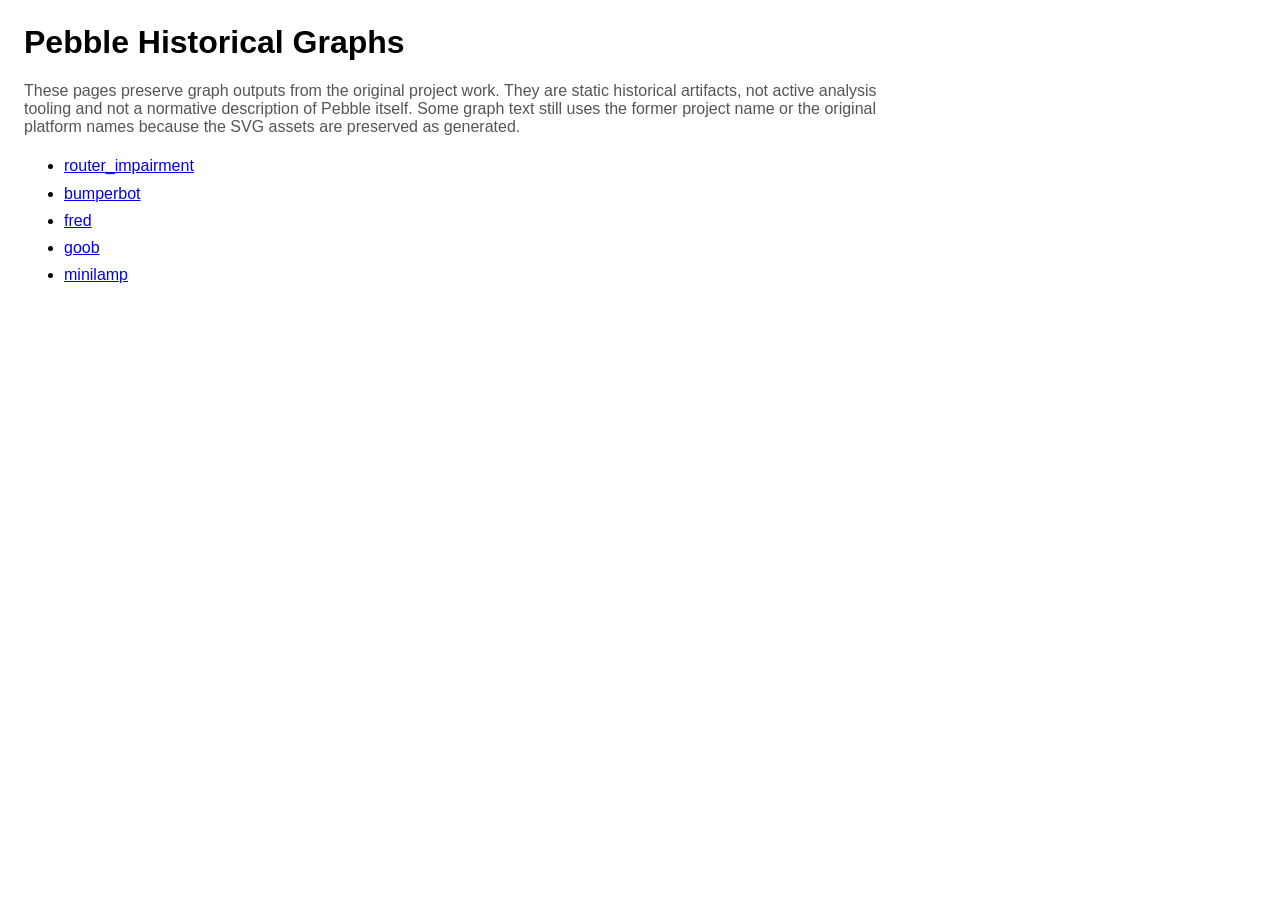
<file: analysis/index.html>
<!doctype html>
<html><head><meta charset='utf-8'><title>Pebble Historical Graphs</title>
<style>body{font-family:sans-serif;margin:24px;} ul{line-height:1.7;} .meta{color:#555;max-width:860px;}</style>
</head><body>
<h1>Pebble Historical Graphs</h1>
<p class='meta'>These pages preserve graph outputs from the original project work. They are static historical artifacts, not active analysis tooling and not a normative description of Pebble itself. Some graph text still uses the former project name or the original platform names because the SVG assets are preserved as generated.</p>
<ul>
<li><a href='./router_impairment/index.html'>router_impairment</a></li>
<li><a href='./bumperbot/index.html'>bumperbot</a></li>
<li><a href='./fred/index.html'>fred</a></li>
<li><a href='./goob/index.html'>goob</a></li>
<li><a href='./minilamp/index.html'>minilamp</a></li>
</ul>
</body></html>
</file>
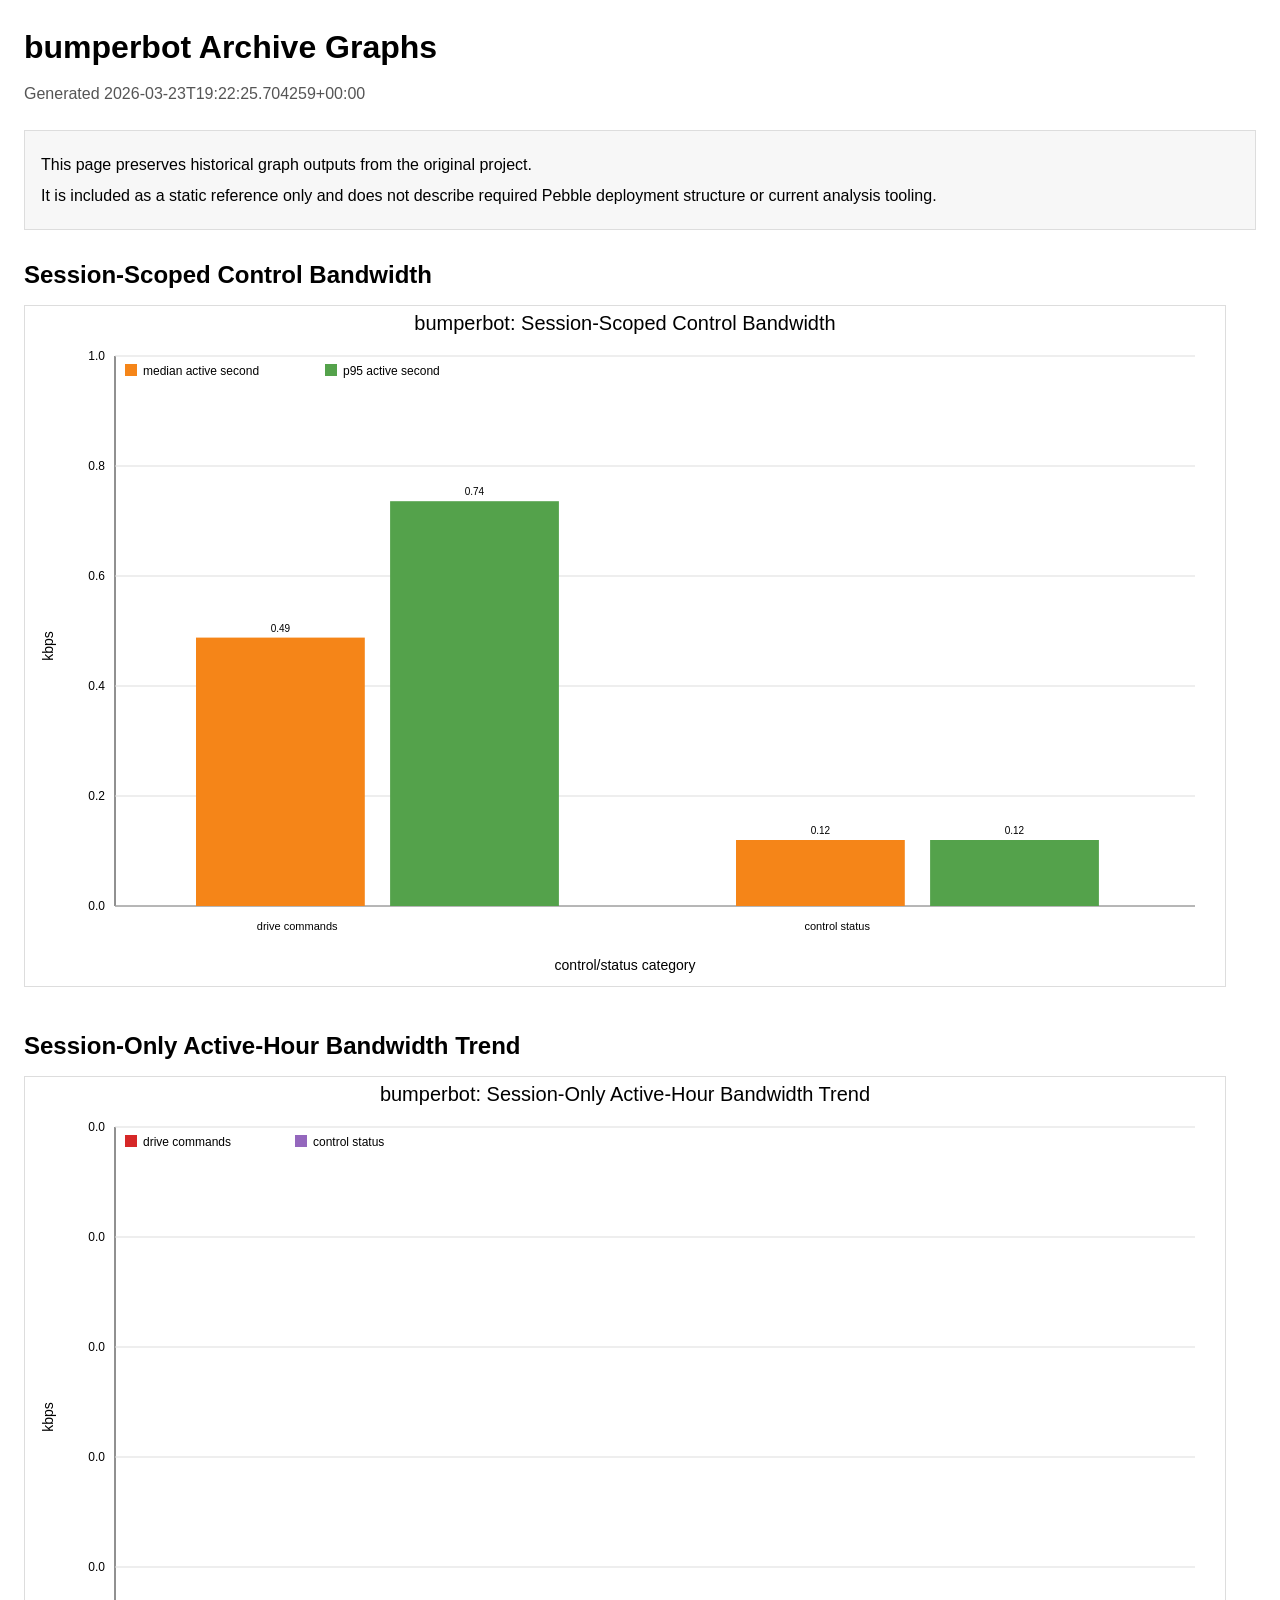
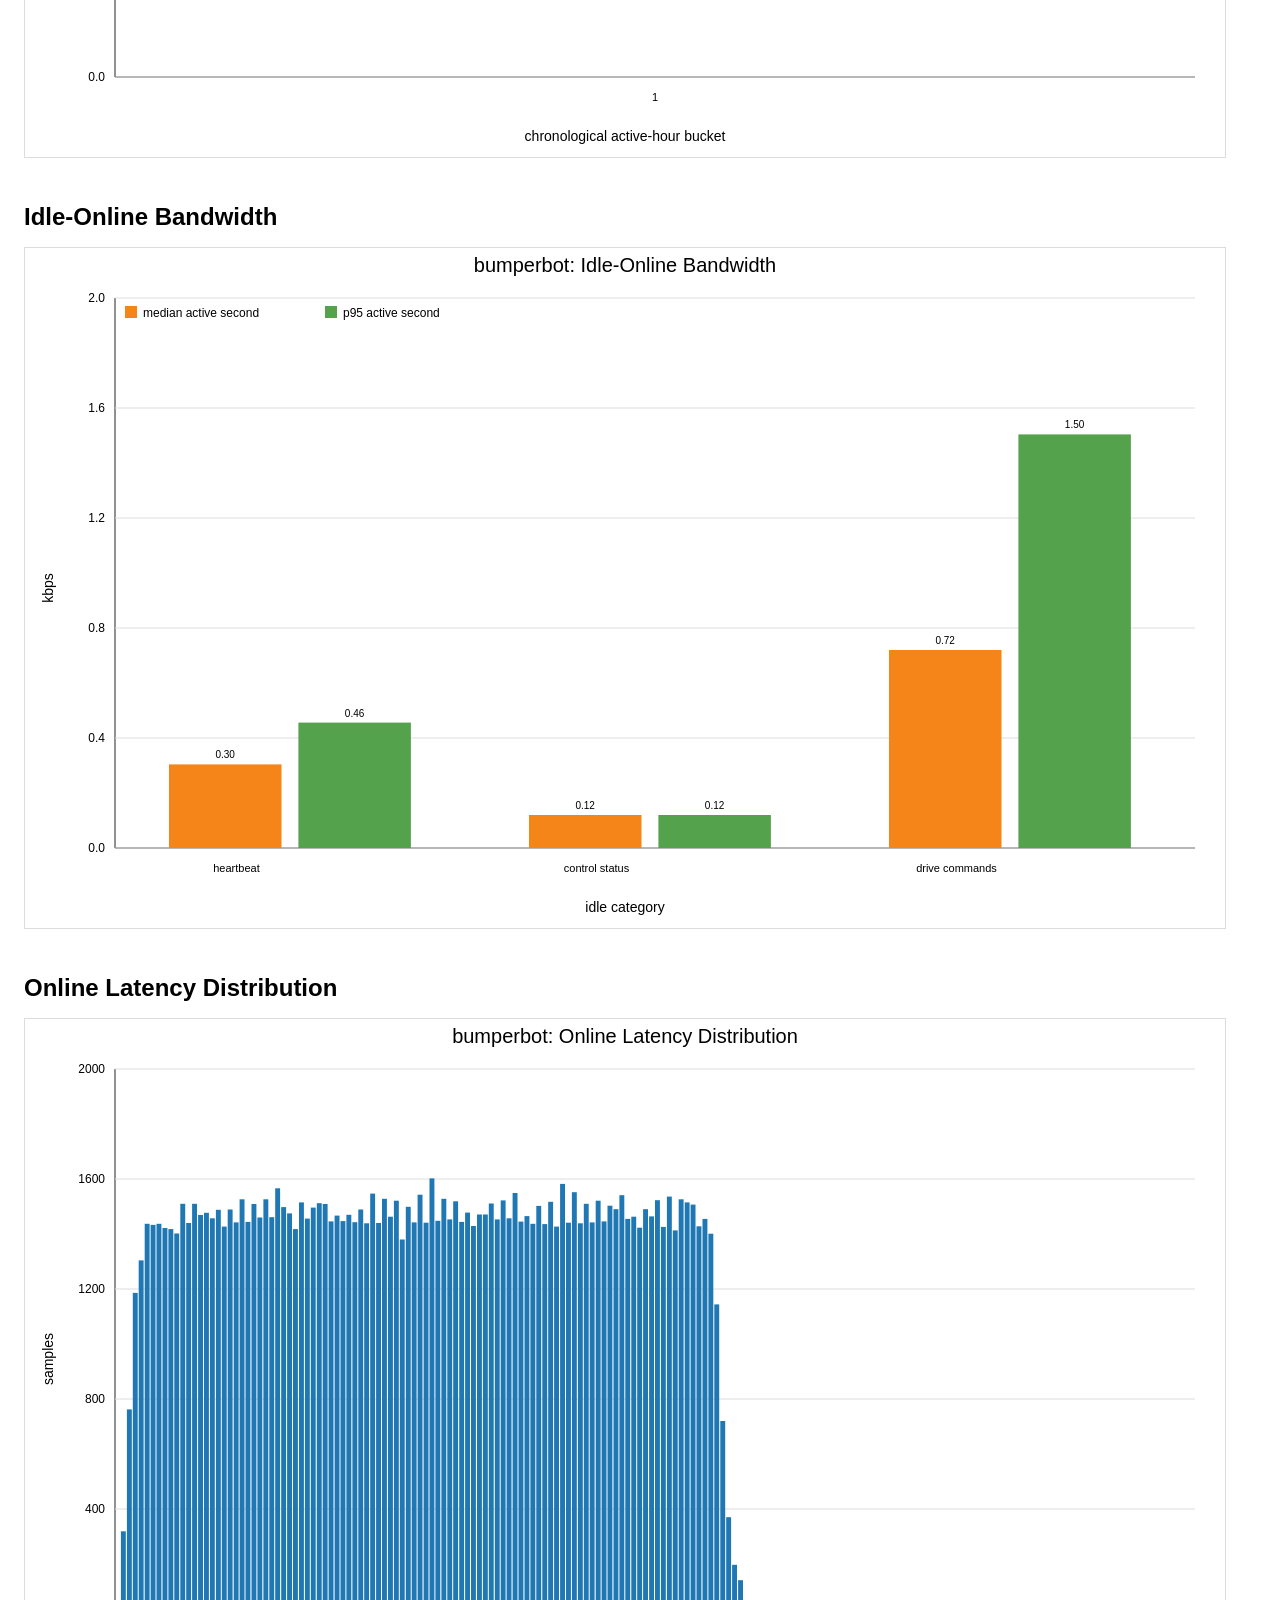
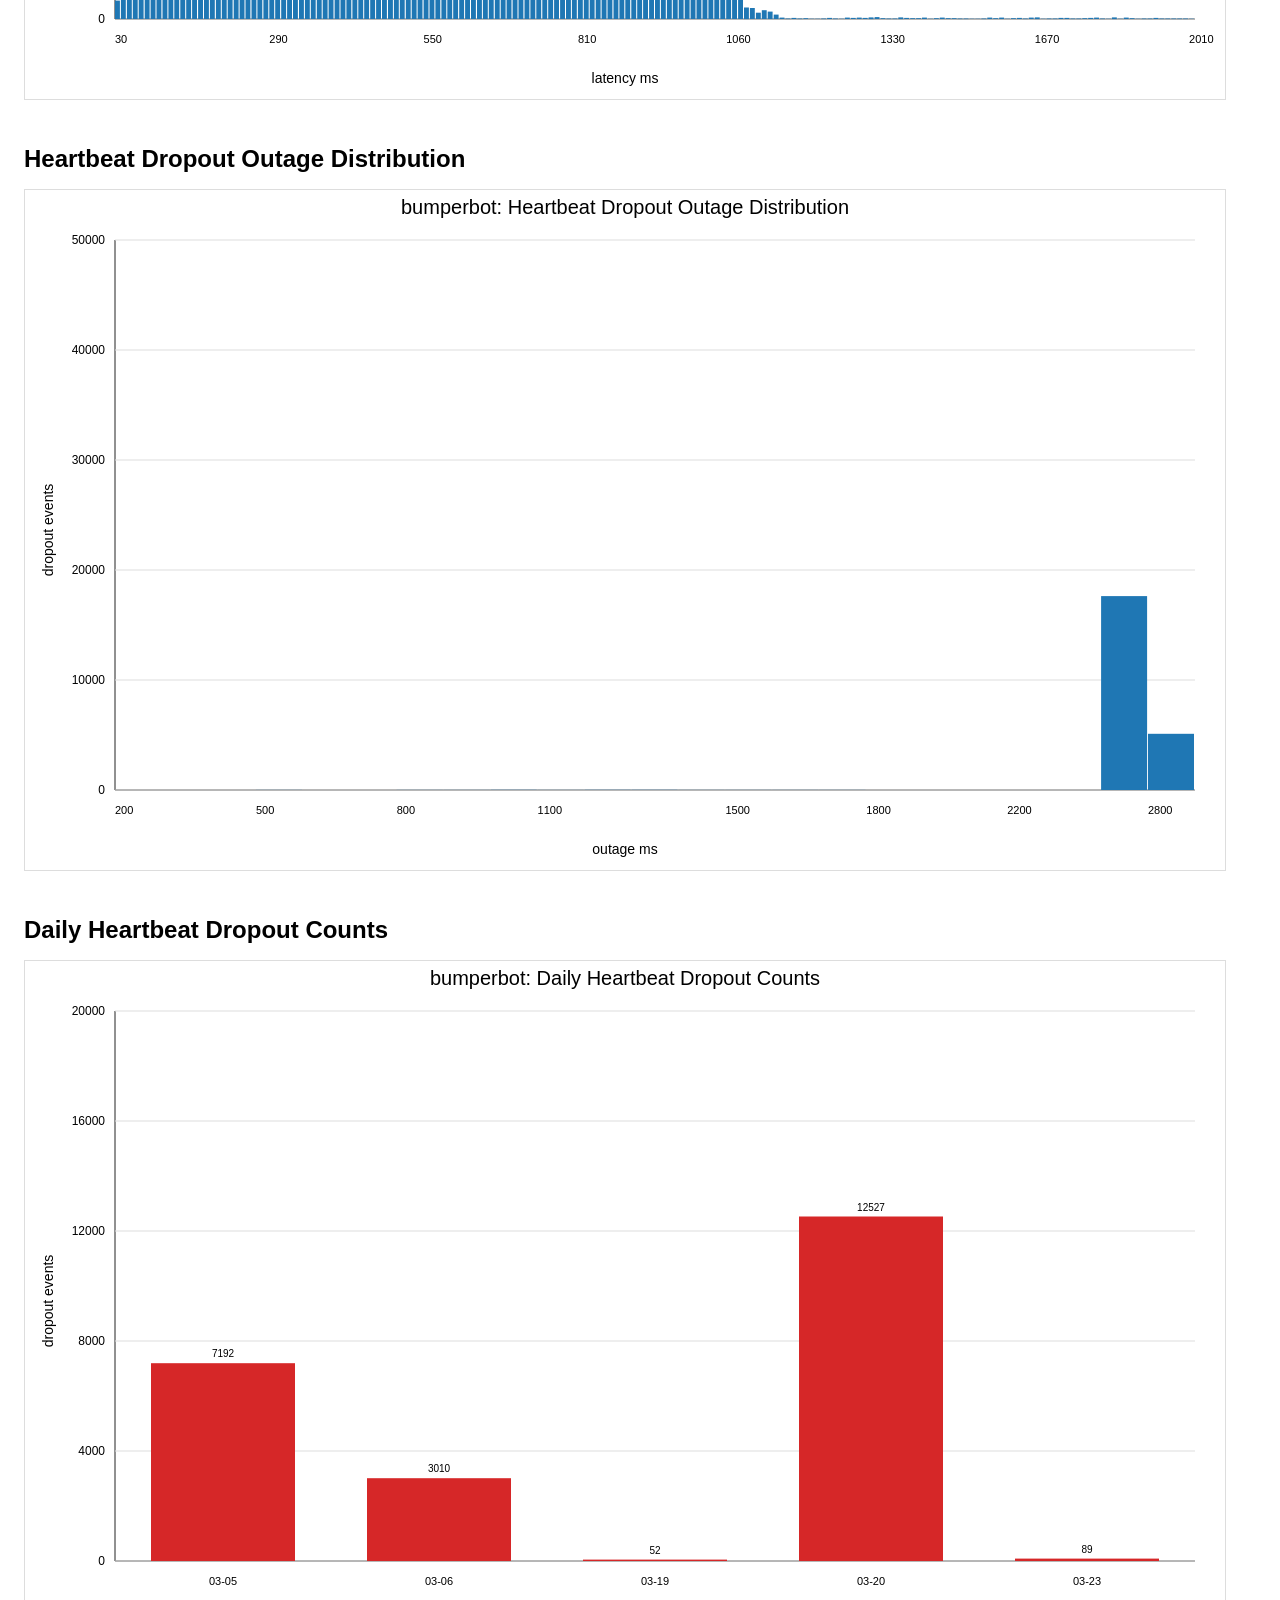
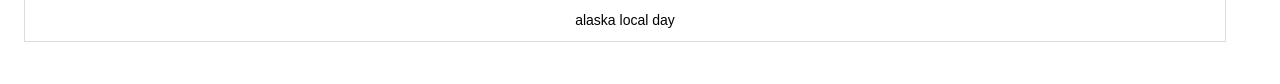
<file: analysis/bumperbot/index.html>
<!doctype html>
<html><head><meta charset='utf-8'><title>Pebble Historical Graphs</title>
<style>body{font-family:sans-serif;margin:24px;line-height:1.45;} h1,h2{margin:0 0 12px;} section{margin:0 0 36px;} img{max-width:100%;border:1px solid #ddd;} .meta{color:#555;margin-bottom:24px;} .box{background:#f7f7f7;border:1px solid #ddd;padding:14px 16px;margin:0 0 28px;} p{margin:8px 0;}</style>
</head><body>
<h1>bumperbot Archive Graphs</h1>
<div class='meta'>Generated 2026-03-23T19:22:25.704259+00:00</div>
<div class='box'>
<p>This page preserves historical graph outputs from the original project.</p>
<p>It is included as a static reference only and does not describe required Pebble deployment structure or current analysis tooling.</p>
</div>
<section><h2>Session-Scoped Control Bandwidth</h2><img src='session_bandwidth_control.svg' alt='Session-Scoped Control Bandwidth'></section>
<section><h2>Session-Only Active-Hour Bandwidth Trend</h2><img src='session_bandwidth_active_hours.svg' alt='Session-Only Active-Hour Bandwidth Trend'></section>
<section><h2>Idle-Online Bandwidth</h2><img src='idle_bandwidth.svg' alt='Idle-Online Bandwidth'></section>
<section><h2>Online Latency Distribution</h2><img src='online_latency_hist.svg' alt='Online Latency Distribution'></section>
<section><h2>Heartbeat Dropout Outage Distribution</h2><img src='dropout_hist.svg' alt='Heartbeat Dropout Outage Distribution'></section>
<section><h2>Daily Heartbeat Dropout Counts</h2><img src='dropout_daily.svg' alt='Daily Heartbeat Dropout Counts'></section>
</body></html>
</file>
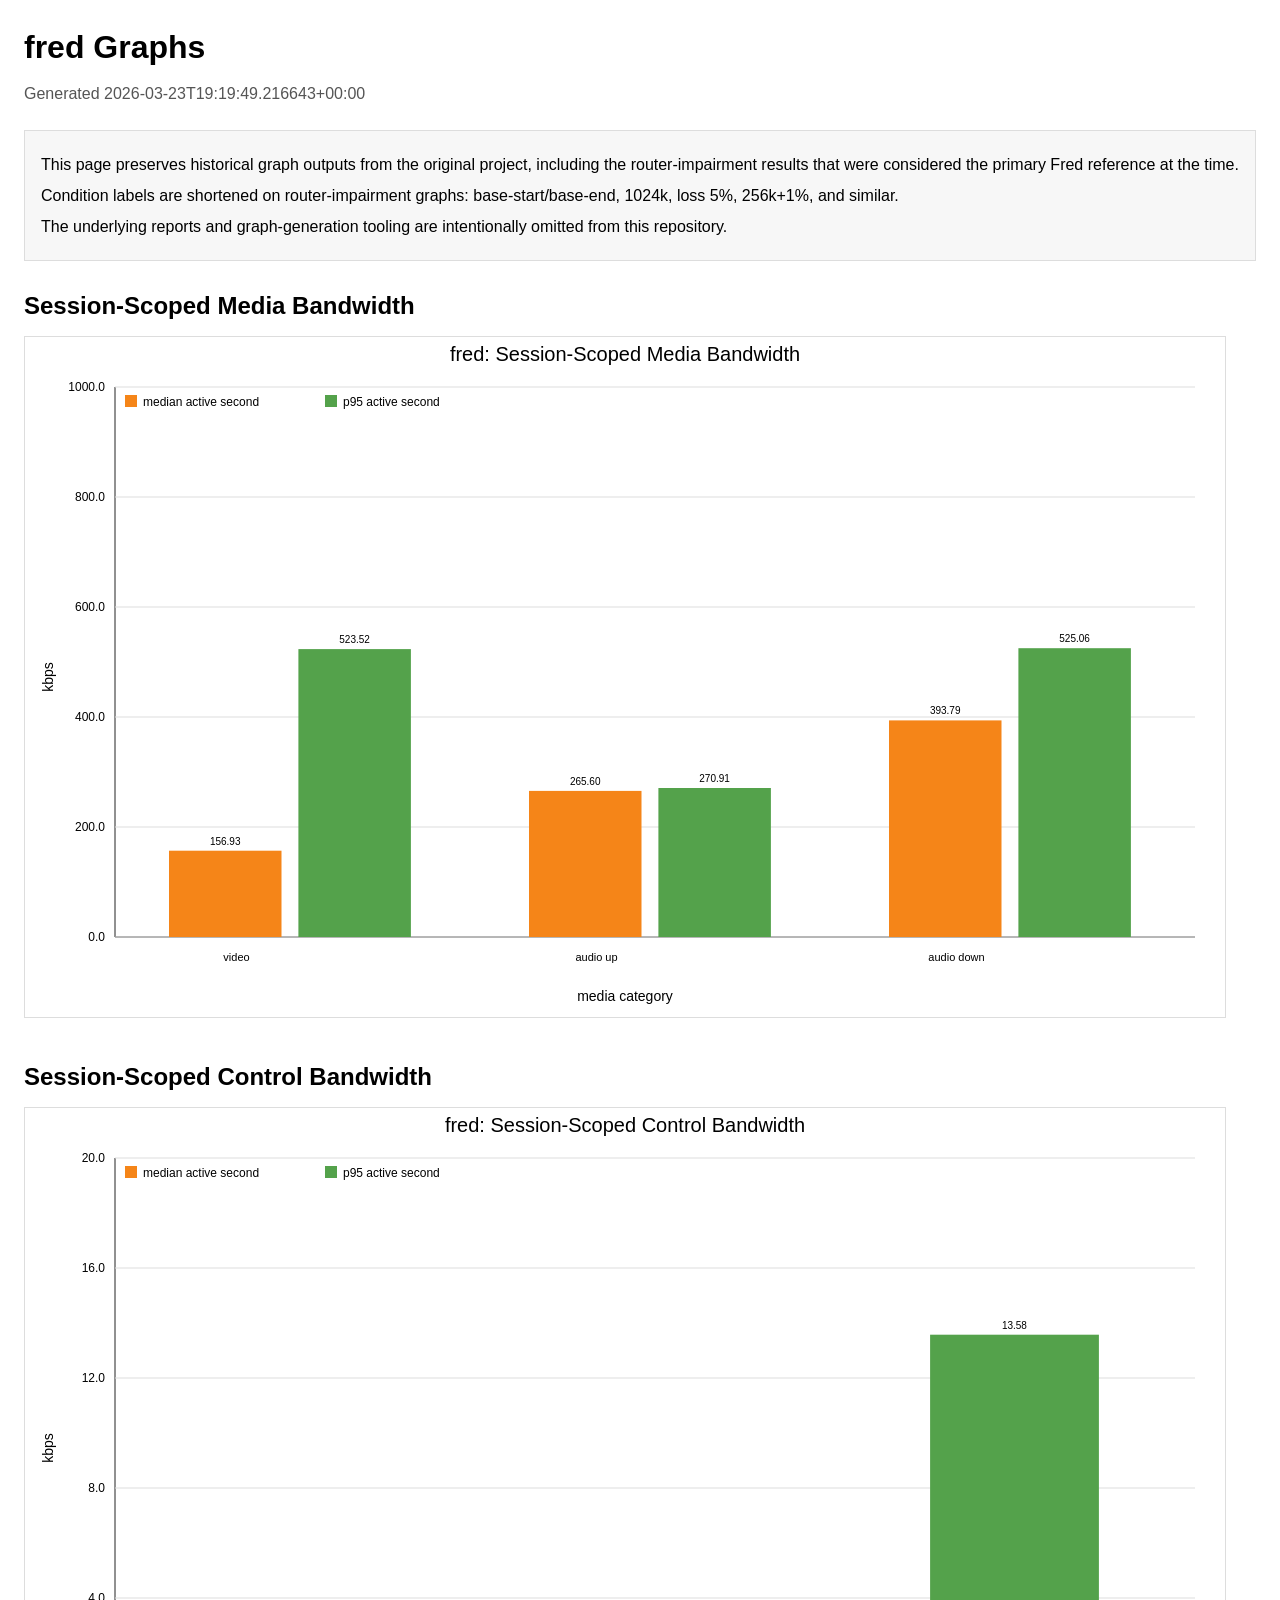
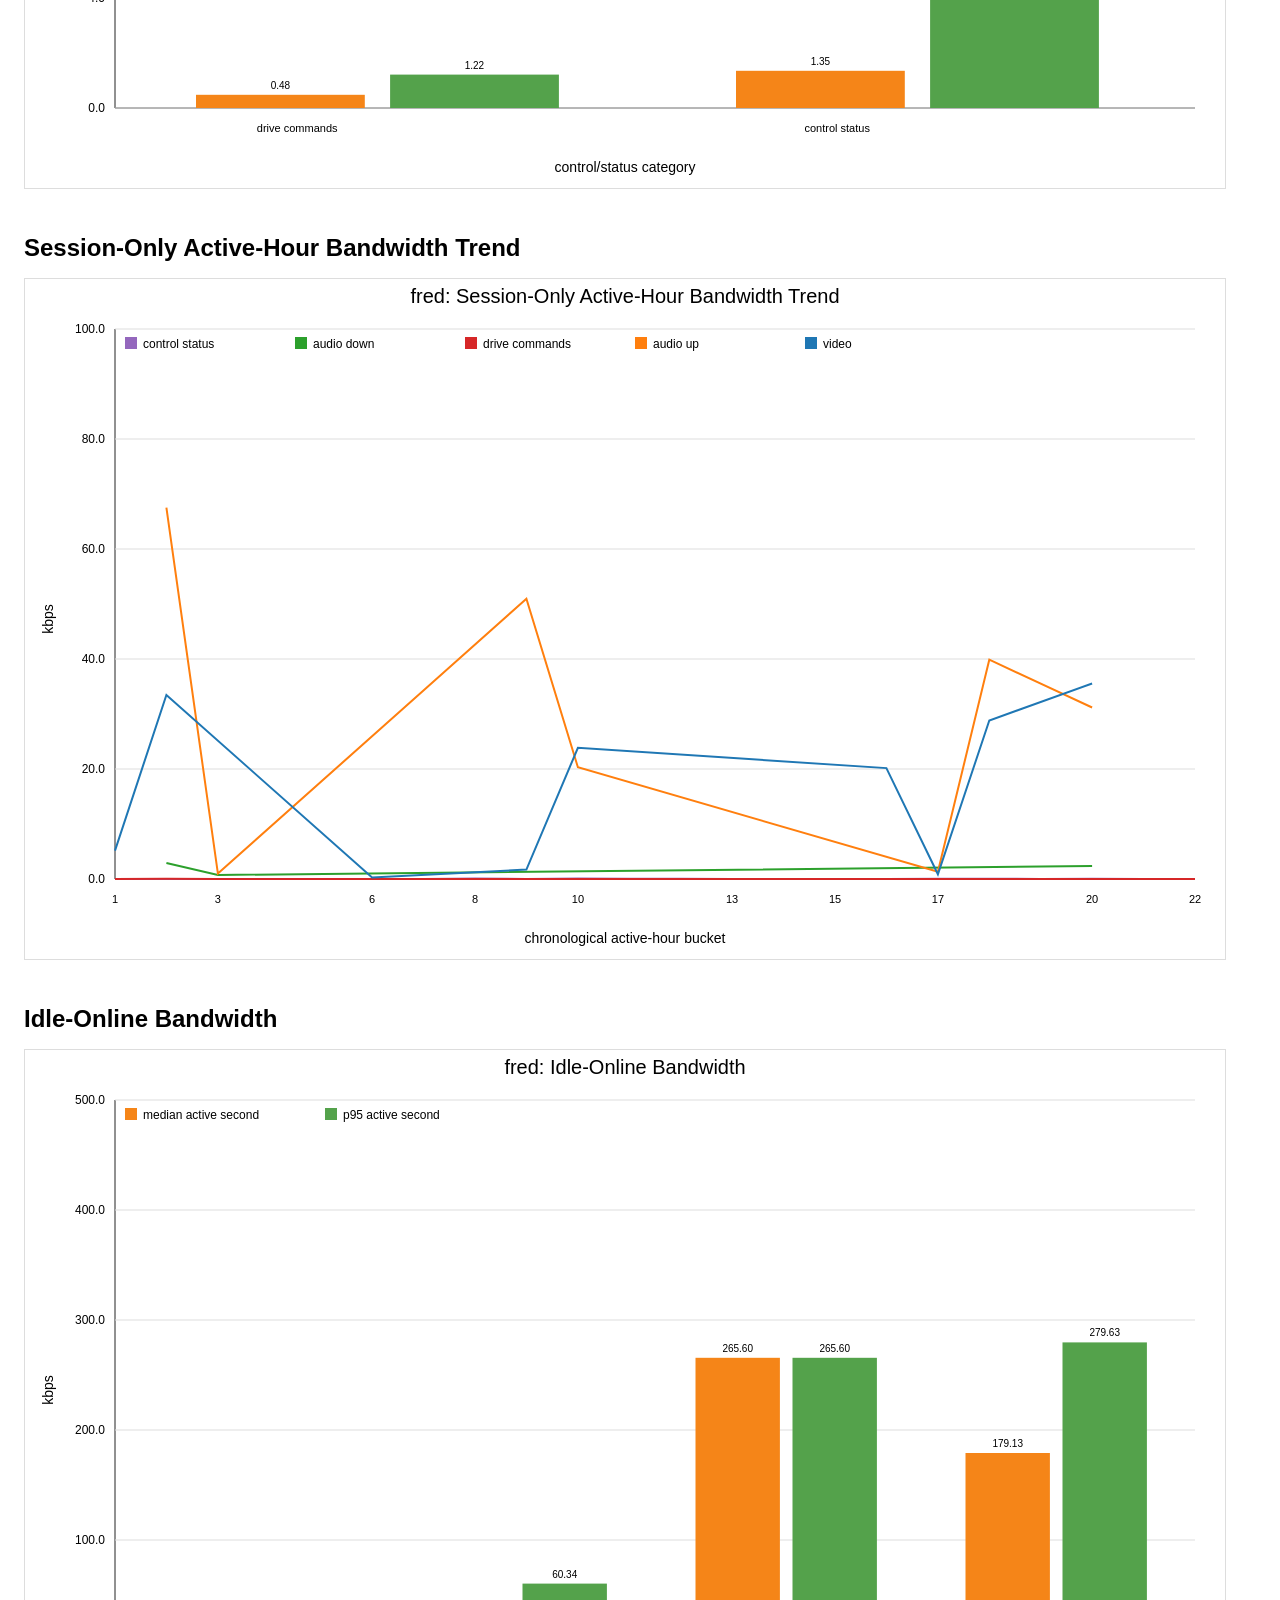
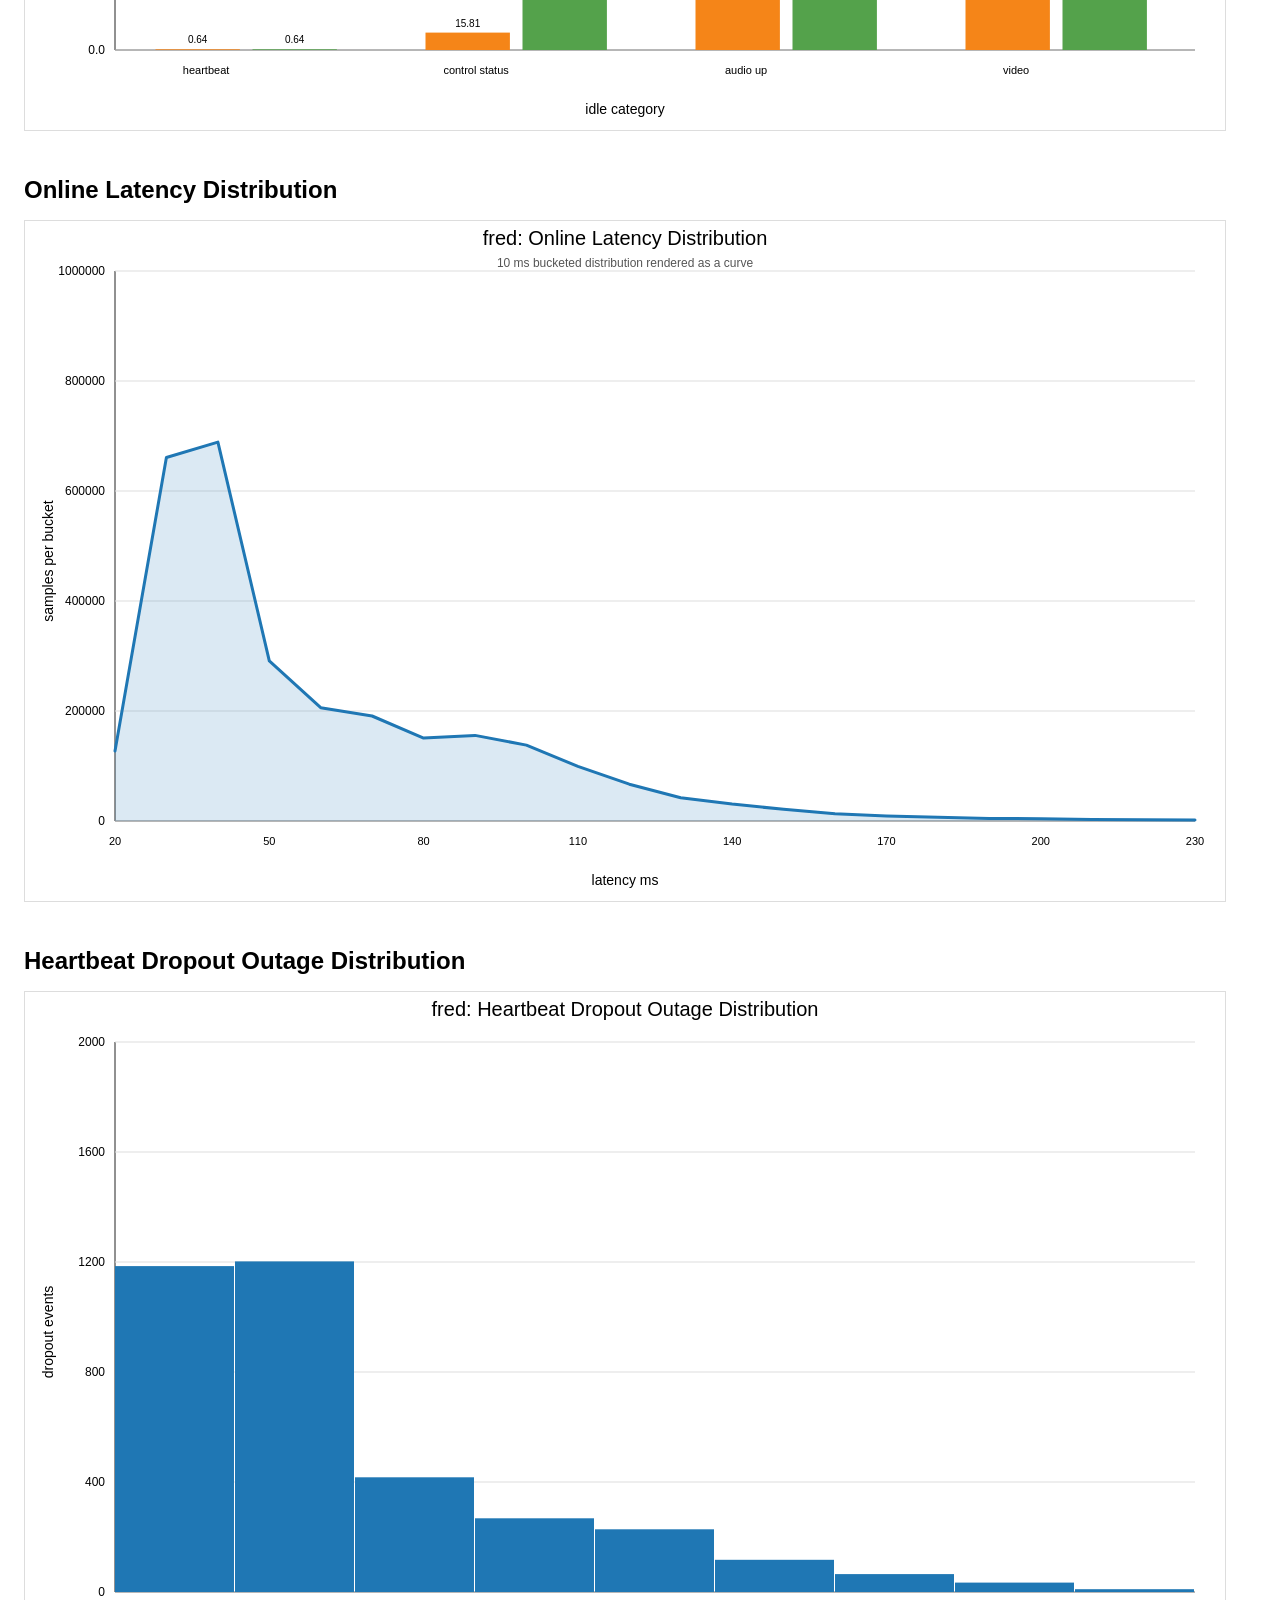
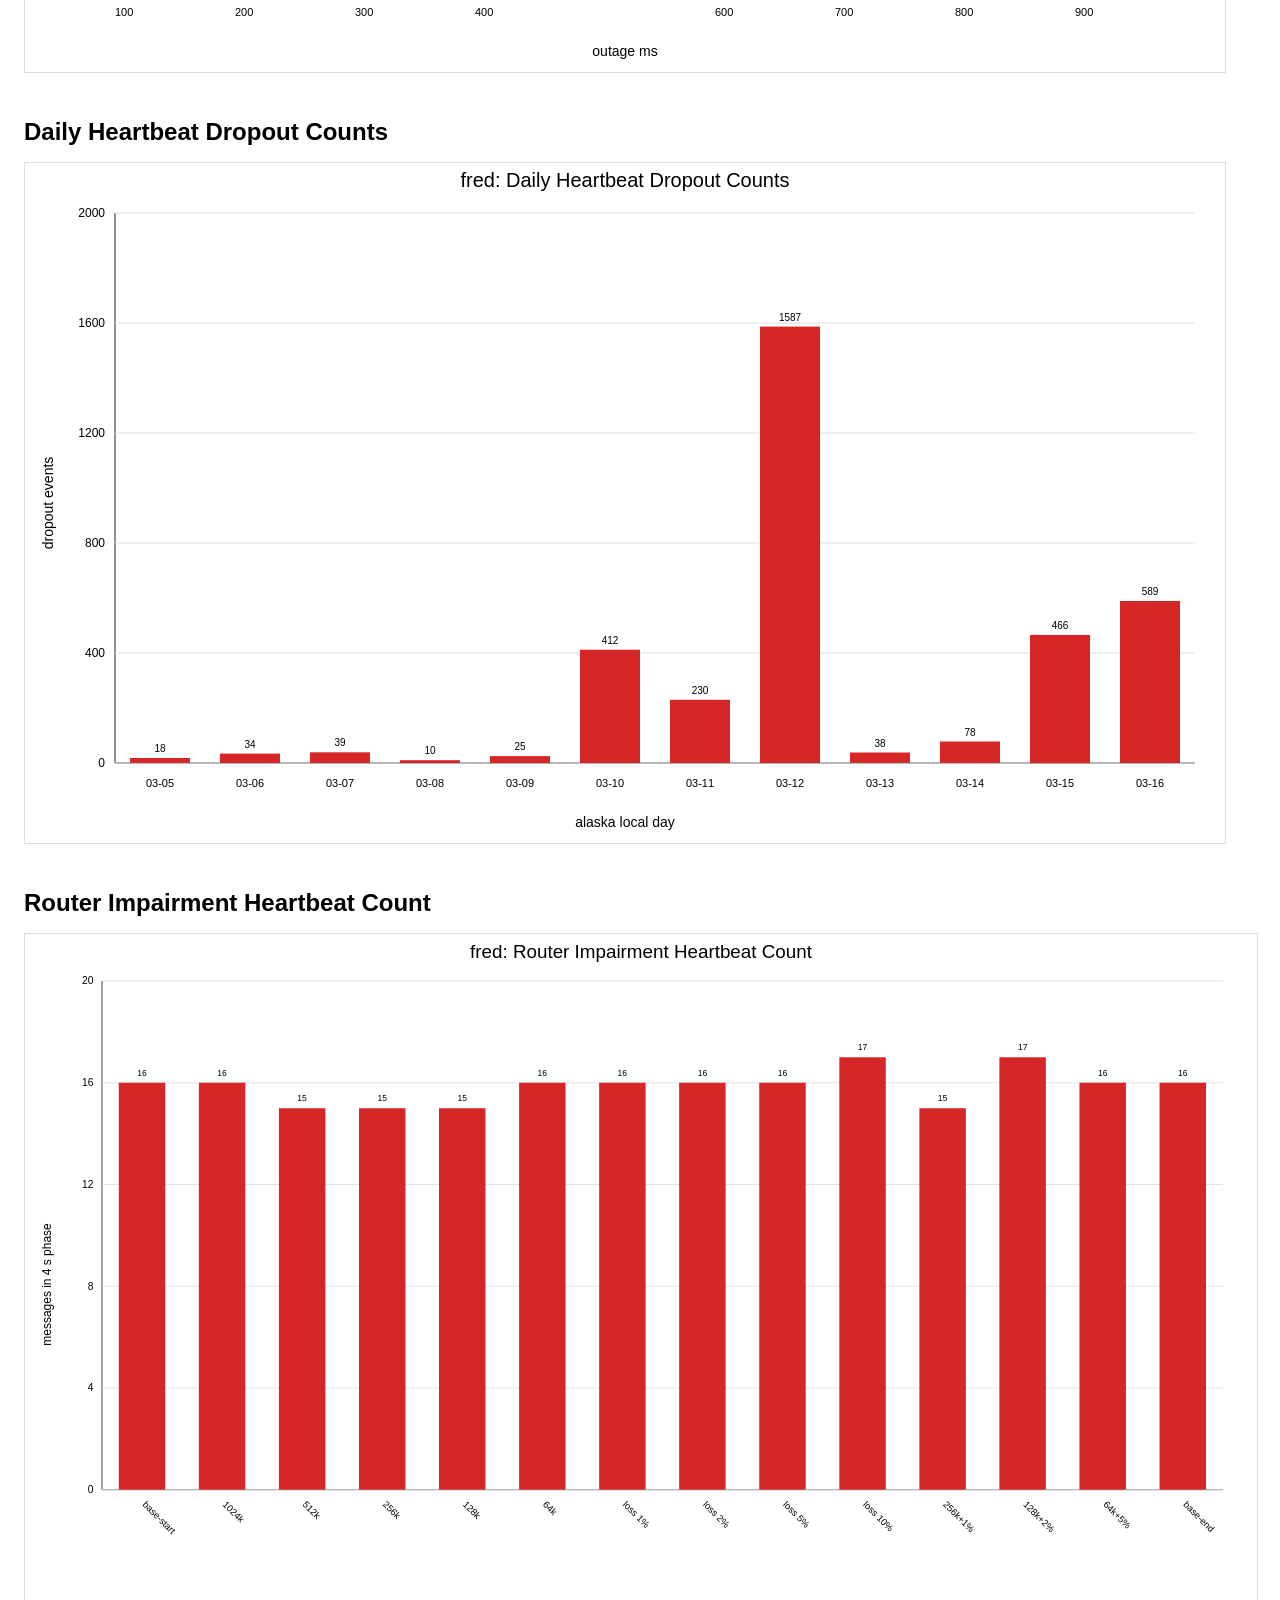
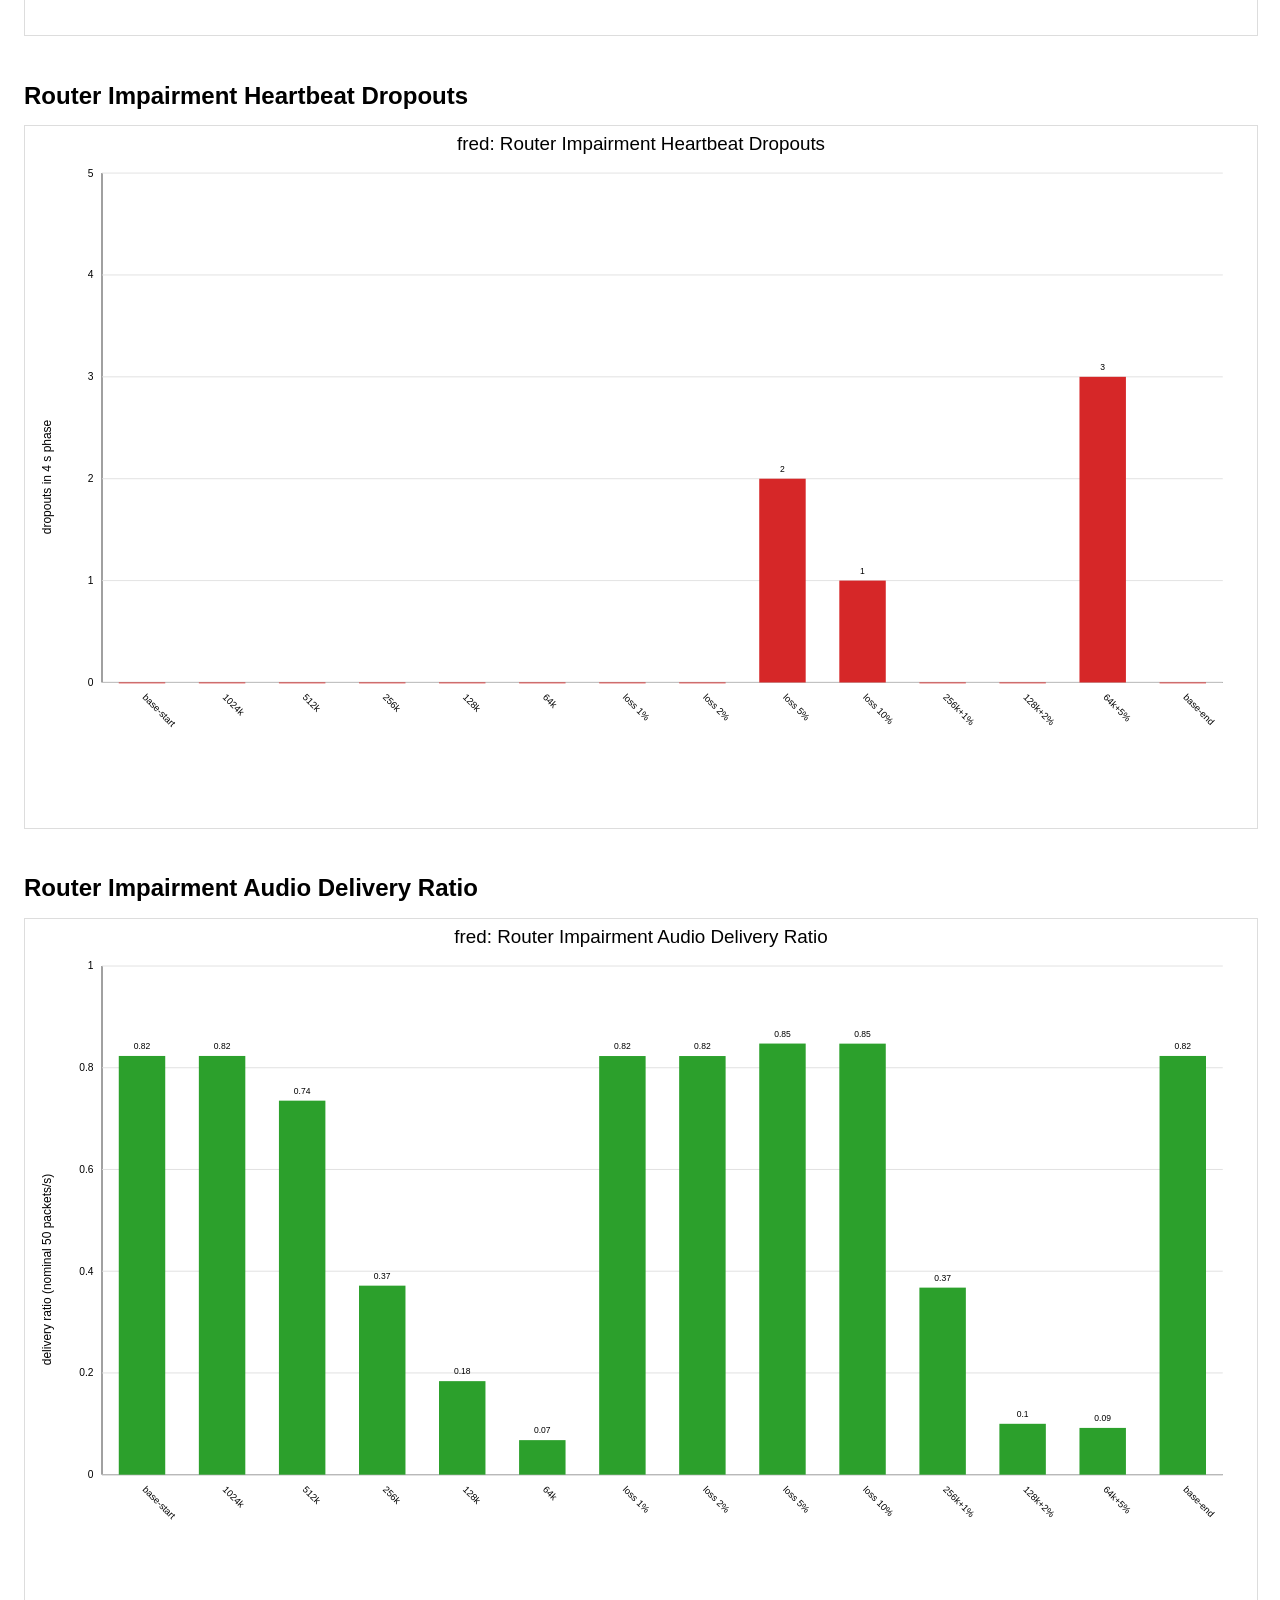
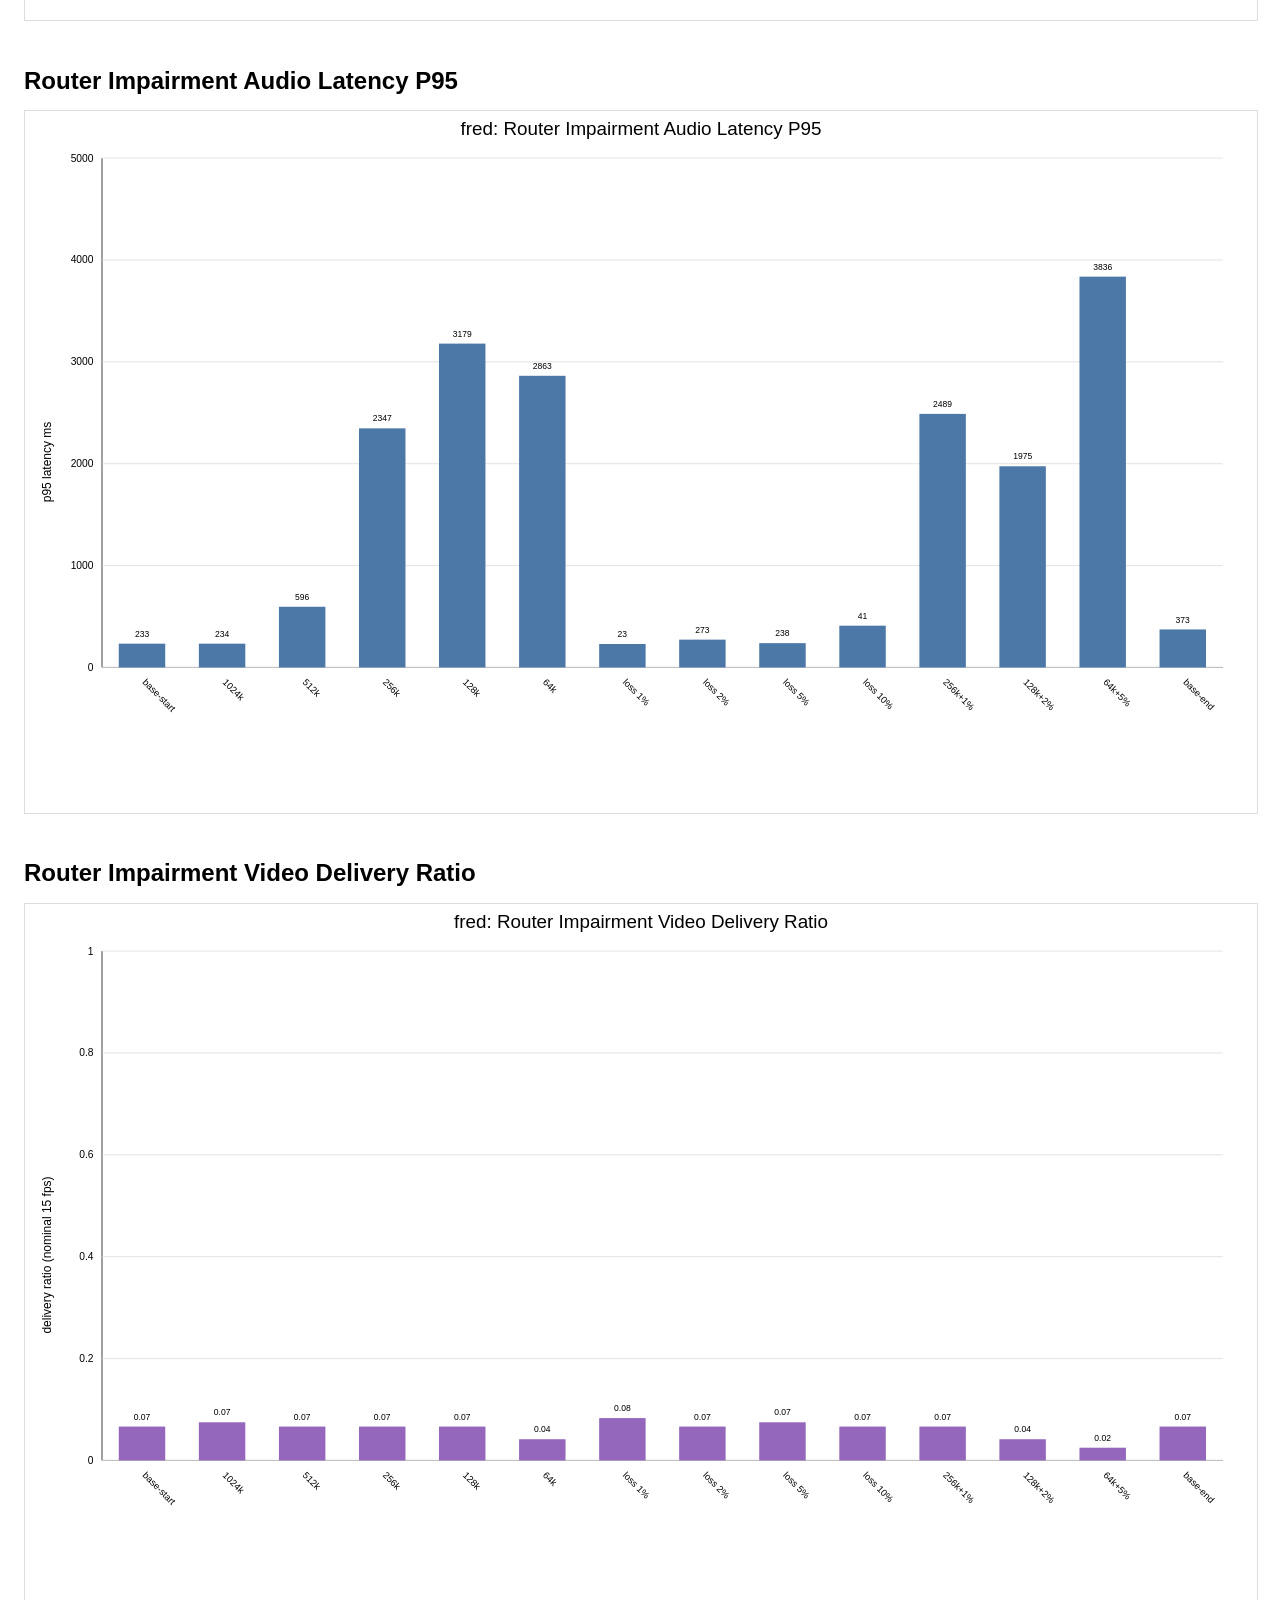
<file: analysis/fred/index.html>
<!doctype html>
<html><head><meta charset='utf-8'><title>Pebble Historical Graphs</title>
<style>body{font-family:sans-serif;margin:24px;line-height:1.45;} h1,h2,h3{margin:0 0 12px;} section{margin:0 0 36px;} img{max-width:100%;border:1px solid #ddd;} .meta{color:#555;margin-bottom:24px;} .box{background:#f7f7f7;border:1px solid #ddd;padding:14px 16px;margin:0 0 28px;} ul{margin:8px 0 0 20px;} p{margin:8px 0;}</style>
</head><body>
<h1>fred Graphs</h1>
<div class='meta'>Generated 2026-03-23T19:19:49.216643+00:00</div>
<div class='box'>
<p>This page preserves historical graph outputs from the original project, including the router-impairment results that were considered the primary Fred reference at the time.</p>
<p>Condition labels are shortened on router-impairment graphs: base-start/base-end, 1024k, loss 5%, 256k+1%, and similar.</p>
<p>The underlying reports and graph-generation tooling are intentionally omitted from this repository.</p>
</div>
<section><h2>Session-Scoped Media Bandwidth</h2><img src='session_bandwidth_media.svg' alt='Session-Scoped Media Bandwidth'></section>
<section><h2>Session-Scoped Control Bandwidth</h2><img src='session_bandwidth_control.svg' alt='Session-Scoped Control Bandwidth'></section>
<section><h2>Session-Only Active-Hour Bandwidth Trend</h2><img src='session_bandwidth_active_hours.svg' alt='Session-Only Active-Hour Bandwidth Trend'></section>
<section><h2>Idle-Online Bandwidth</h2><img src='idle_bandwidth.svg' alt='Idle-Online Bandwidth'></section>
<section><h2>Online Latency Distribution</h2><img src='online_latency_hist.svg' alt='Online Latency Distribution'></section>
<section><h2>Heartbeat Dropout Outage Distribution</h2><img src='dropout_hist.svg' alt='Heartbeat Dropout Outage Distribution'></section>
<section><h2>Daily Heartbeat Dropout Counts</h2><img src='dropout_daily.svg' alt='Daily Heartbeat Dropout Counts'></section>
<section><h2>Router Impairment Heartbeat Count</h2><img src='router_impairment_heartbeat_count.svg' alt='Router Impairment Heartbeat Count'></section>
<section><h2>Router Impairment Heartbeat Dropouts</h2><img src='router_impairment_heartbeat_dropouts.svg' alt='Router Impairment Heartbeat Dropouts'></section>
<section><h2>Router Impairment Audio Delivery Ratio</h2><img src='router_impairment_audio_delivery.svg' alt='Router Impairment Audio Delivery Ratio'></section>
<section><h2>Router Impairment Audio Latency P95</h2><img src='router_impairment_audio_latency_p95.svg' alt='Router Impairment Audio Latency P95'></section>
<section><h2>Router Impairment Video Delivery Ratio</h2><img src='router_impairment_video_delivery.svg' alt='Router Impairment Video Delivery Ratio'></section>
</body></html>
</file>
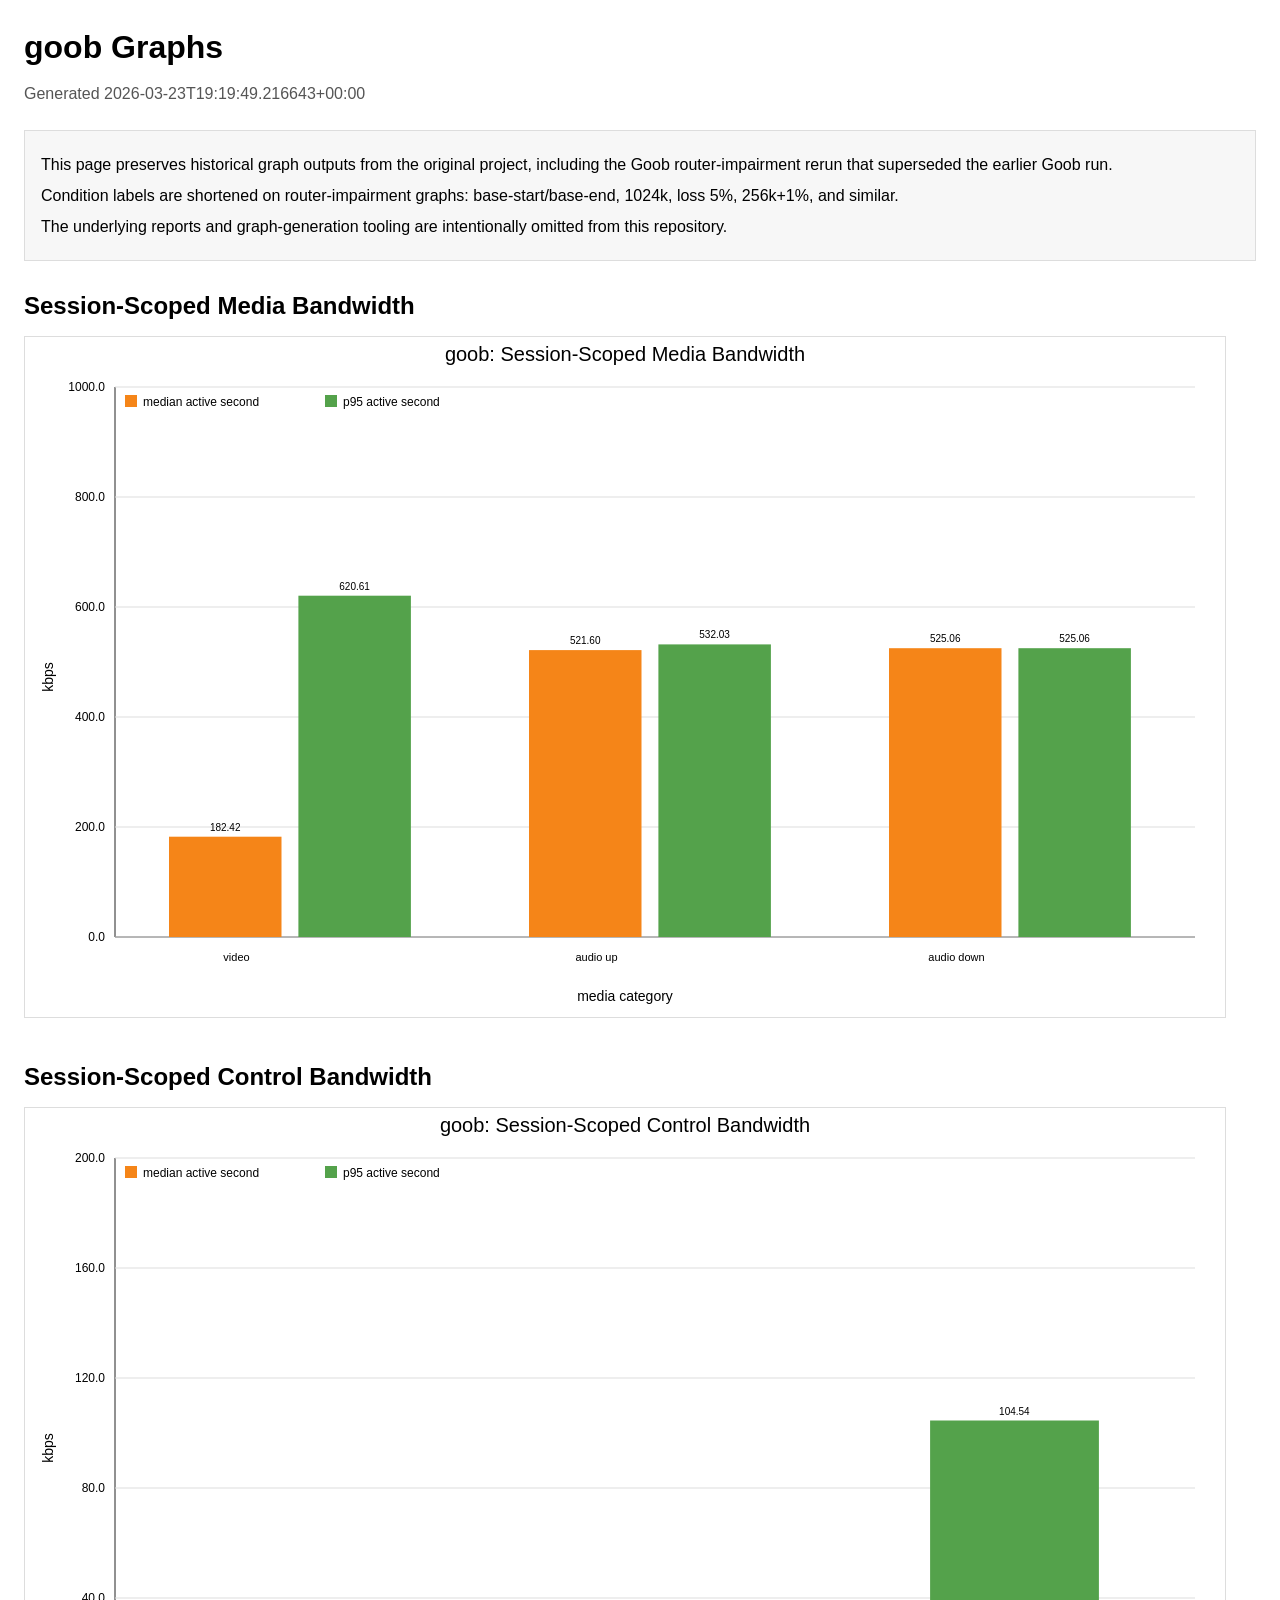
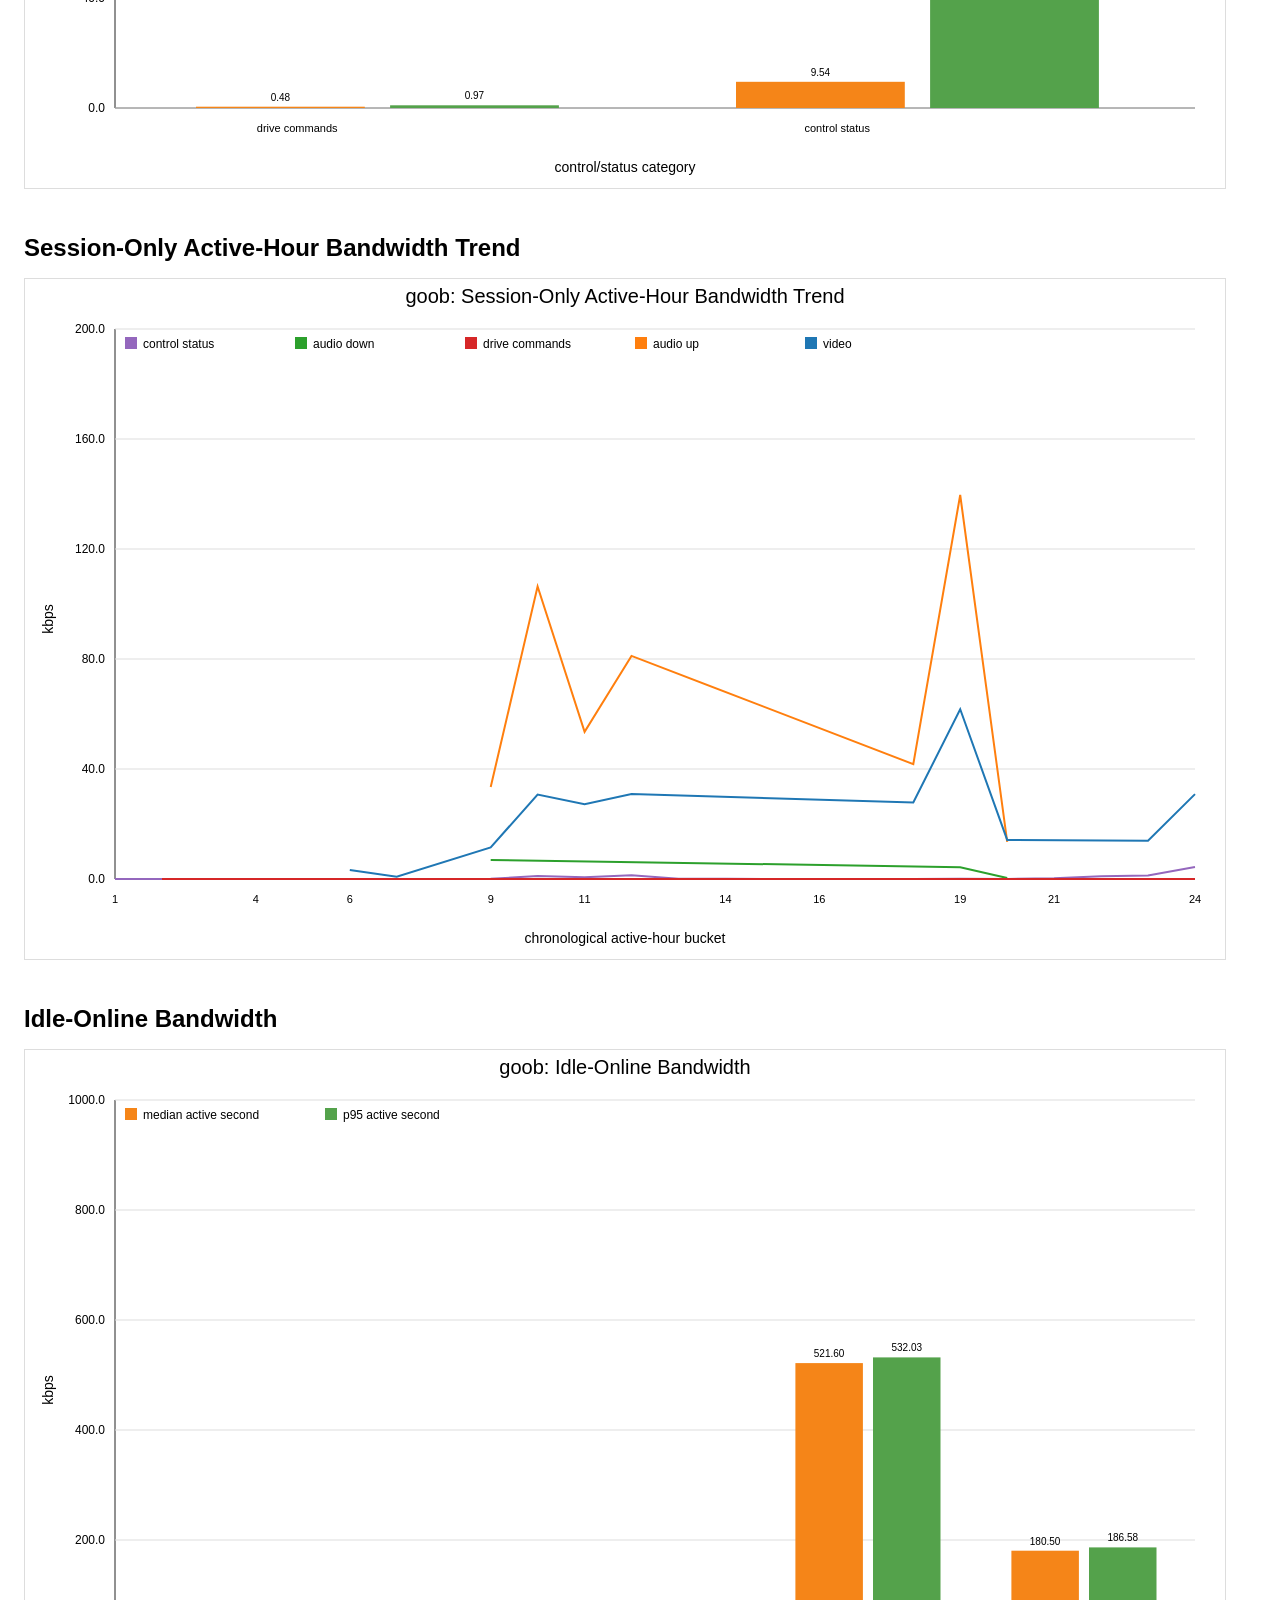
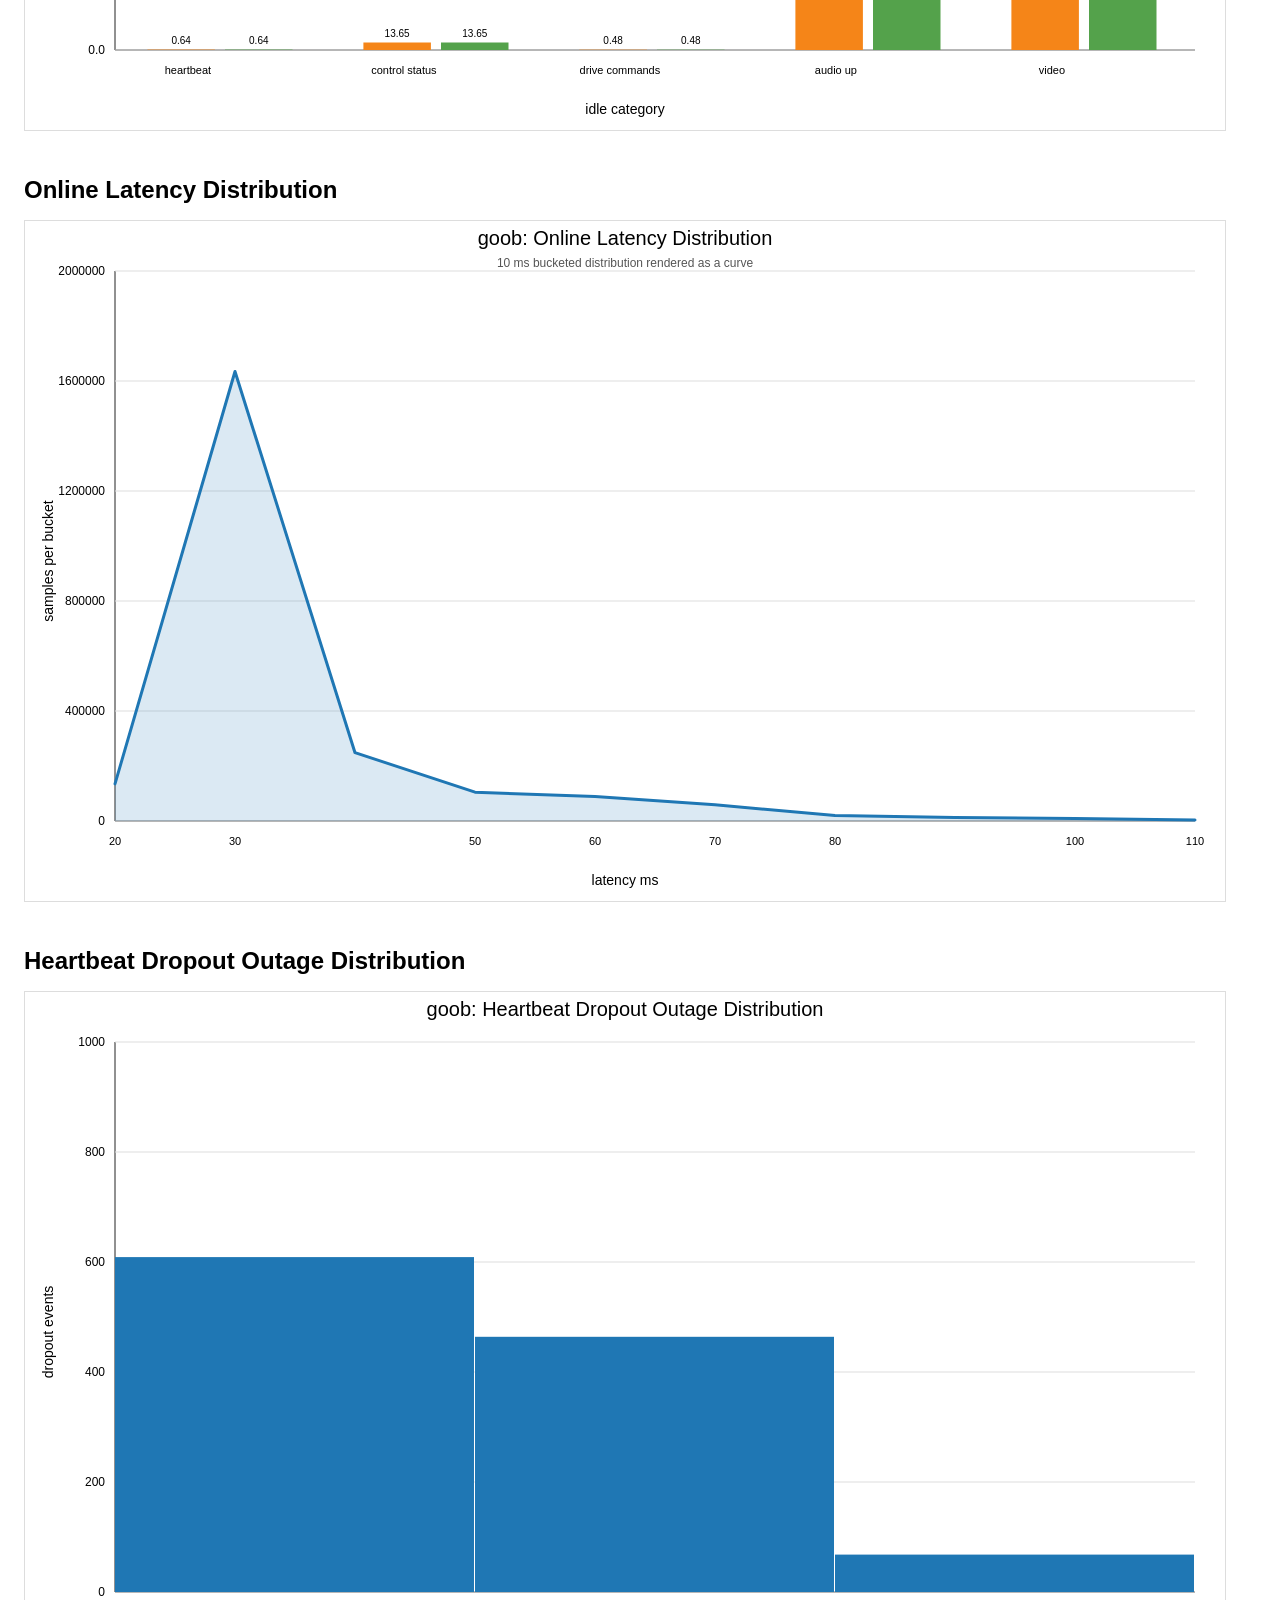
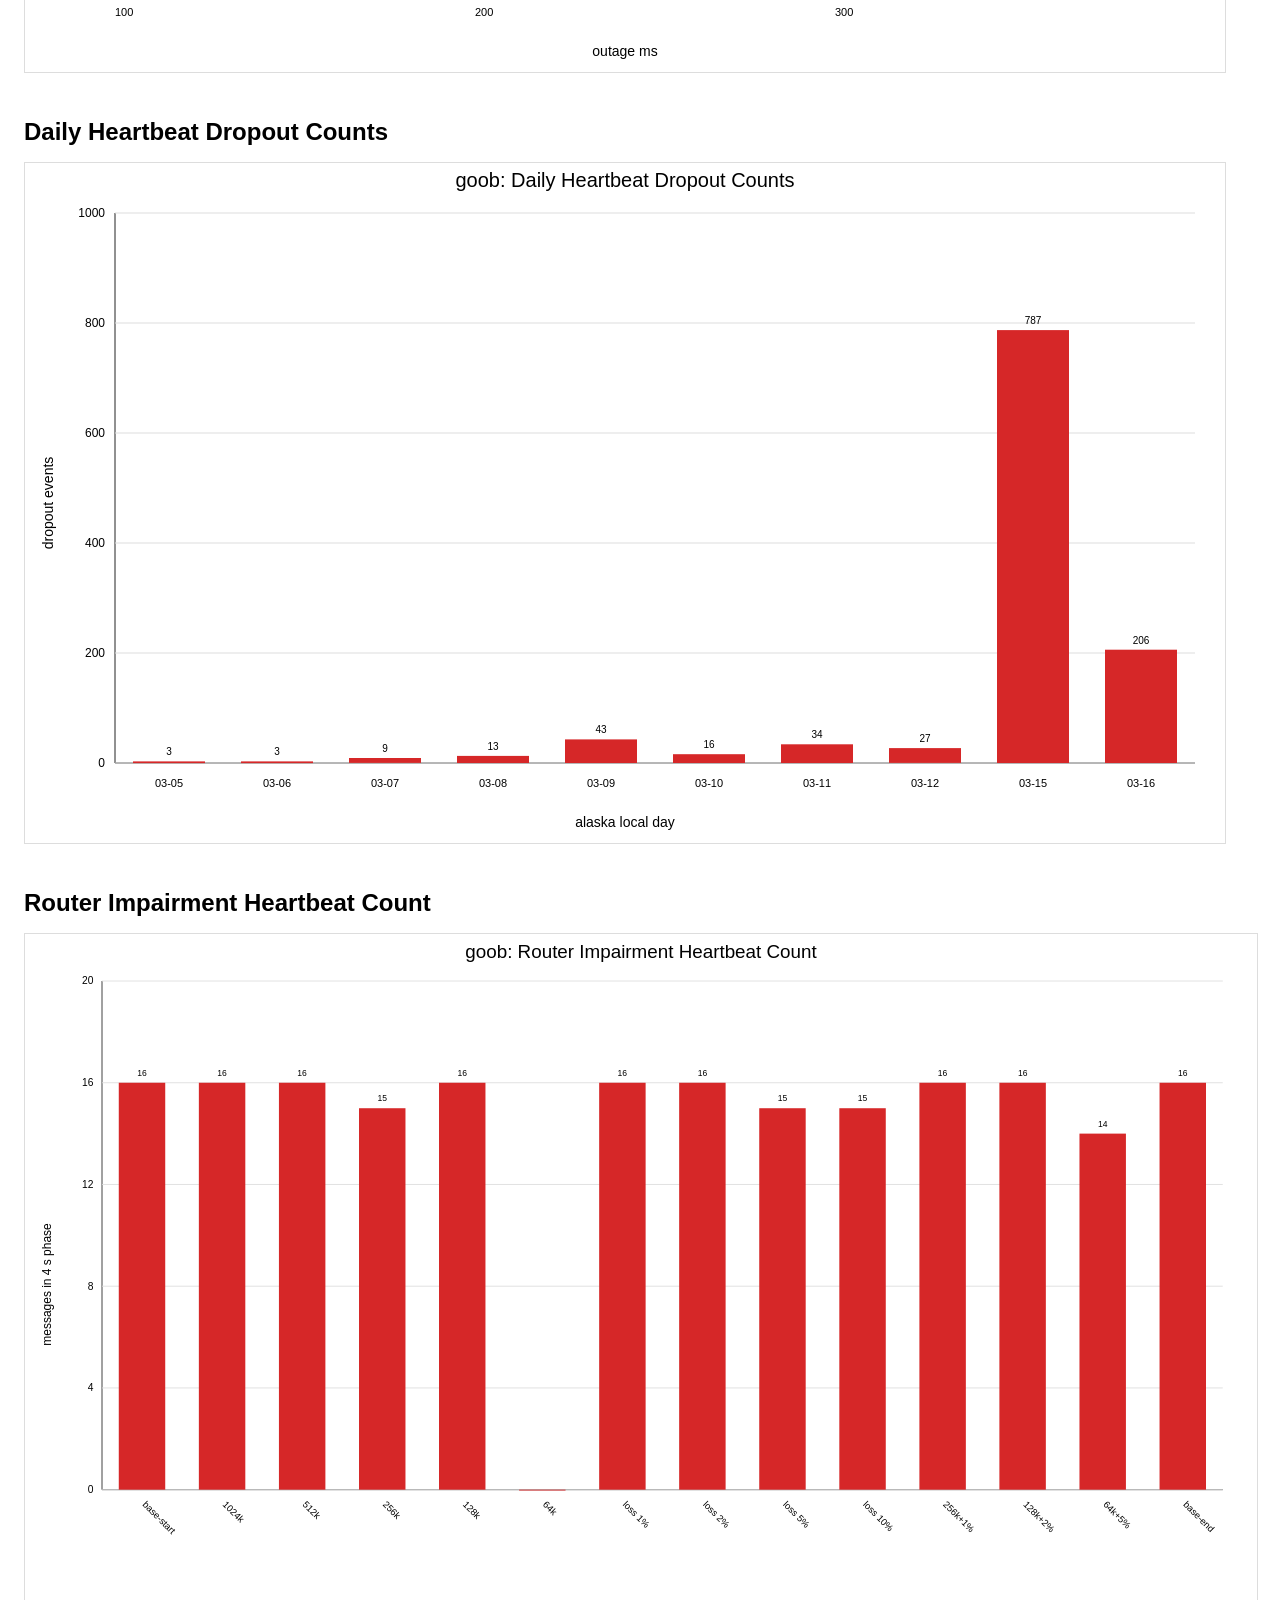
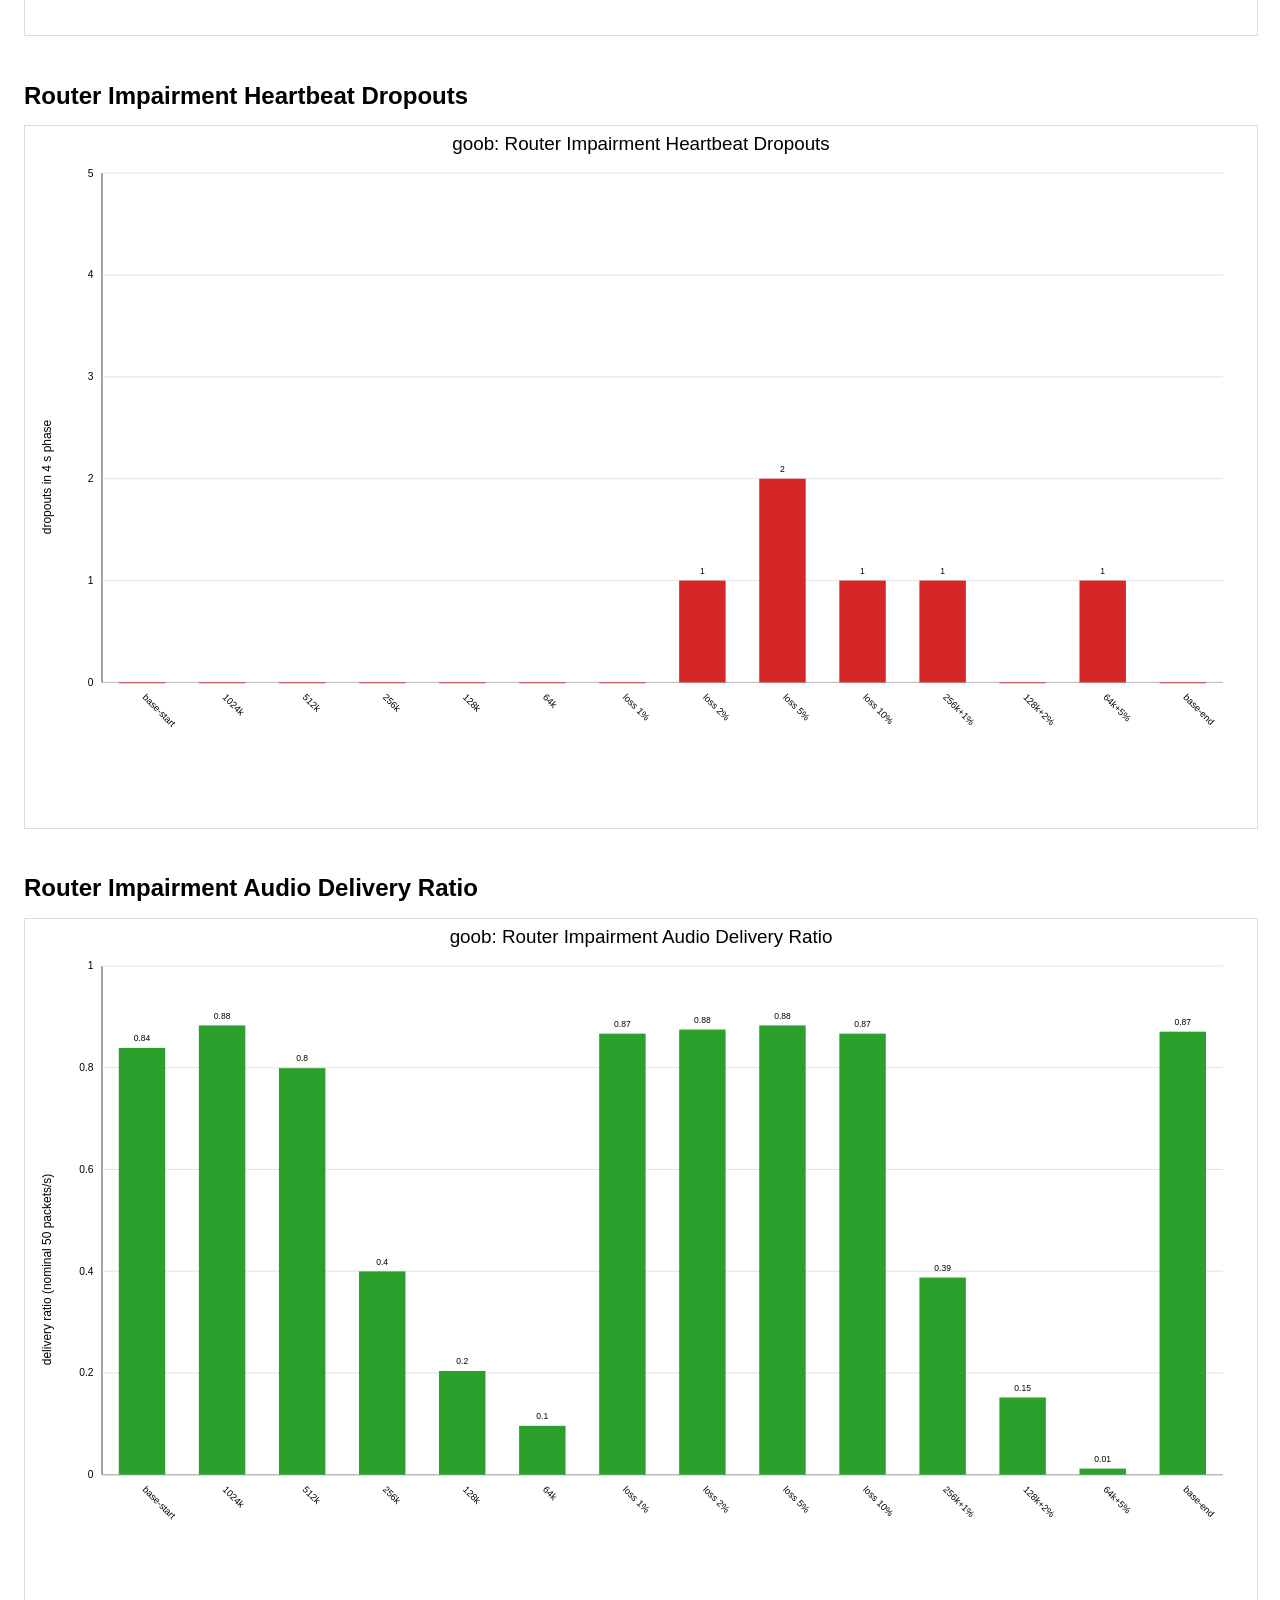
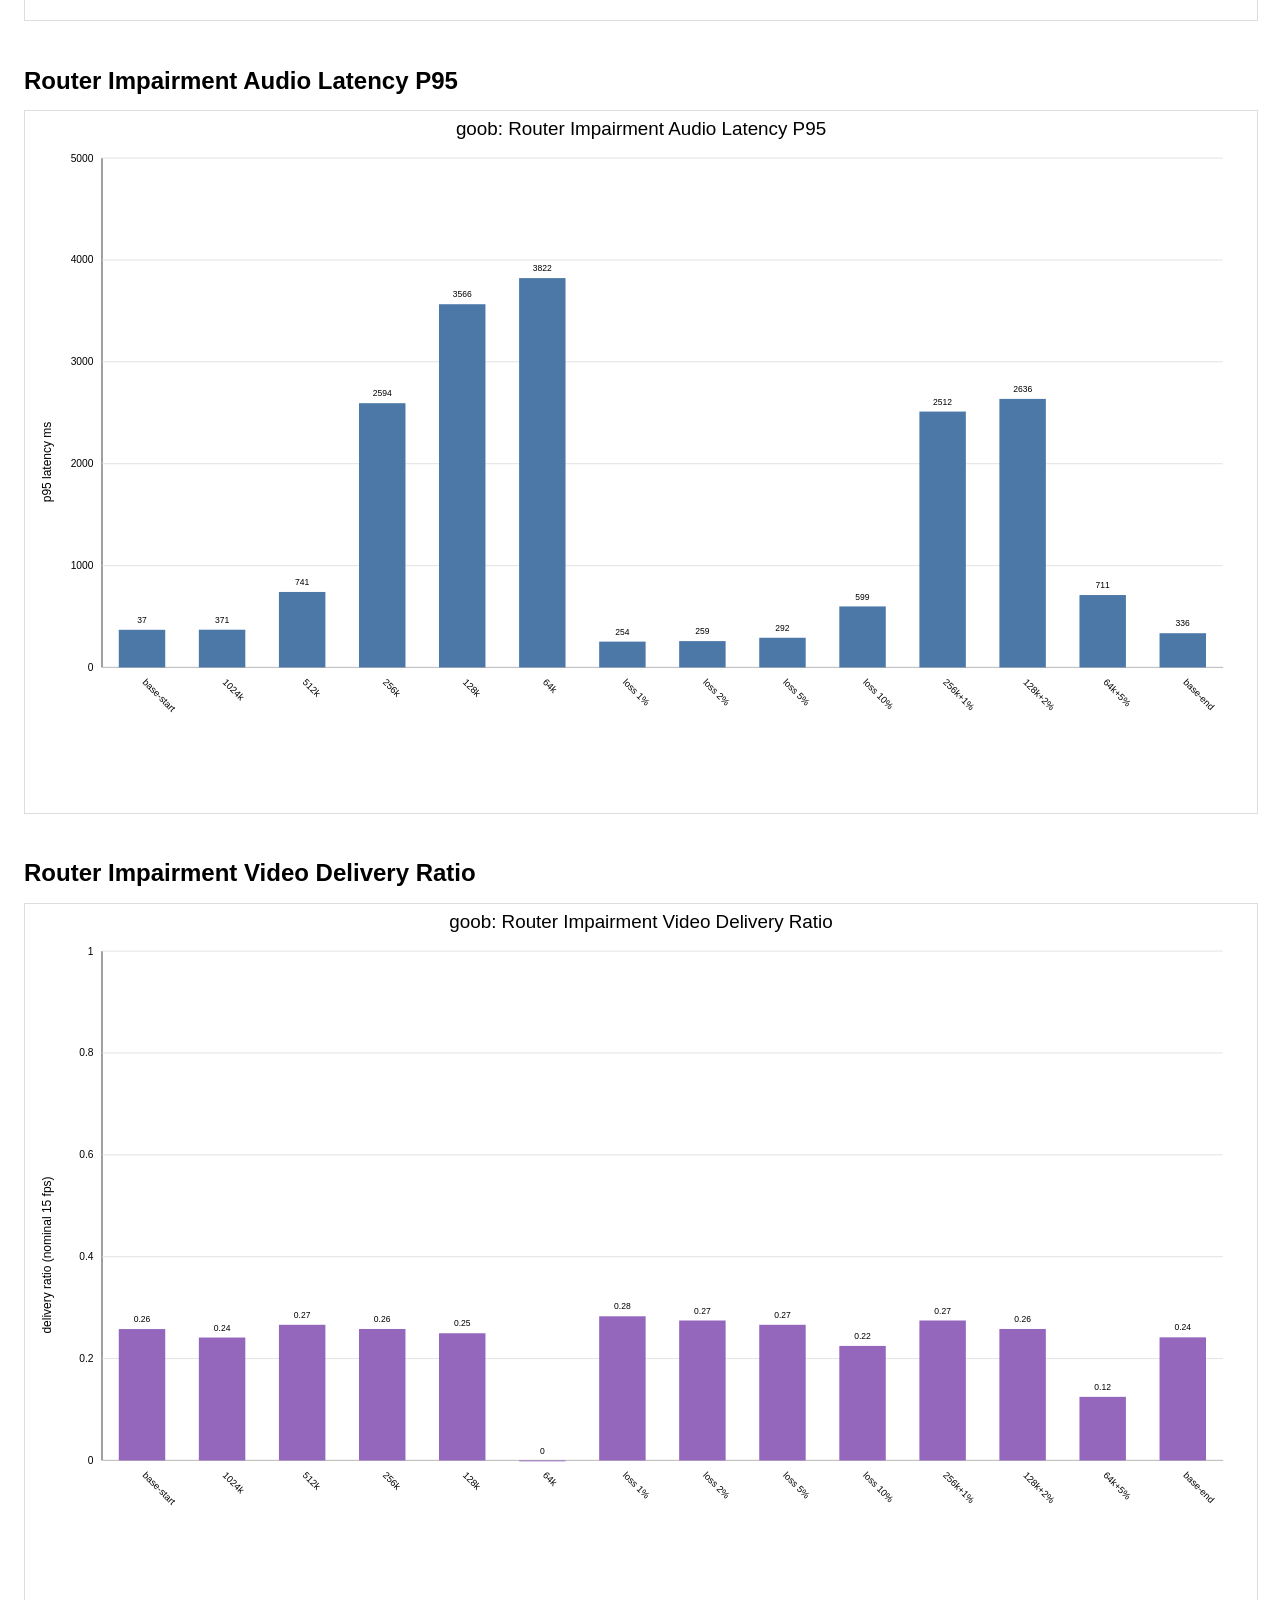
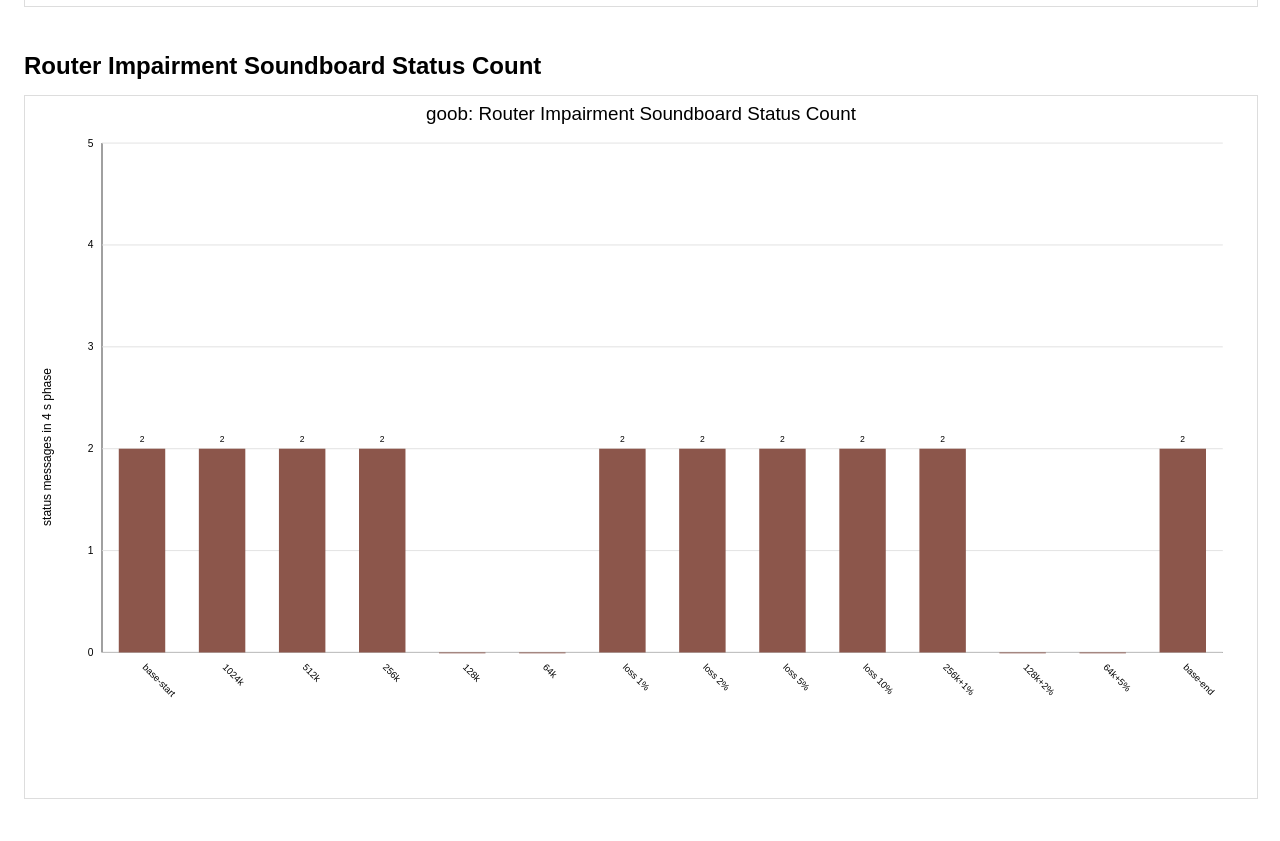
<file: analysis/goob/index.html>
<!doctype html>
<html><head><meta charset='utf-8'><title>Pebble Historical Graphs</title>
<style>body{font-family:sans-serif;margin:24px;line-height:1.45;} h1,h2,h3{margin:0 0 12px;} section{margin:0 0 36px;} img{max-width:100%;border:1px solid #ddd;} .meta{color:#555;margin-bottom:24px;} .box{background:#f7f7f7;border:1px solid #ddd;padding:14px 16px;margin:0 0 28px;} ul{margin:8px 0 0 20px;} p{margin:8px 0;}</style>
</head><body>
<h1>goob Graphs</h1>
<div class='meta'>Generated 2026-03-23T19:19:49.216643+00:00</div>
<div class='box'>
<p>This page preserves historical graph outputs from the original project, including the Goob router-impairment rerun that superseded the earlier Goob run.</p>
<p>Condition labels are shortened on router-impairment graphs: base-start/base-end, 1024k, loss 5%, 256k+1%, and similar.</p>
<p>The underlying reports and graph-generation tooling are intentionally omitted from this repository.</p>
</div>
<section><h2>Session-Scoped Media Bandwidth</h2><img src='session_bandwidth_media.svg' alt='Session-Scoped Media Bandwidth'></section>
<section><h2>Session-Scoped Control Bandwidth</h2><img src='session_bandwidth_control.svg' alt='Session-Scoped Control Bandwidth'></section>
<section><h2>Session-Only Active-Hour Bandwidth Trend</h2><img src='session_bandwidth_active_hours.svg' alt='Session-Only Active-Hour Bandwidth Trend'></section>
<section><h2>Idle-Online Bandwidth</h2><img src='idle_bandwidth.svg' alt='Idle-Online Bandwidth'></section>
<section><h2>Online Latency Distribution</h2><img src='online_latency_hist.svg' alt='Online Latency Distribution'></section>
<section><h2>Heartbeat Dropout Outage Distribution</h2><img src='dropout_hist.svg' alt='Heartbeat Dropout Outage Distribution'></section>
<section><h2>Daily Heartbeat Dropout Counts</h2><img src='dropout_daily.svg' alt='Daily Heartbeat Dropout Counts'></section>
<section><h2>Router Impairment Heartbeat Count</h2><img src='router_impairment_heartbeat_count.svg' alt='Router Impairment Heartbeat Count'></section>
<section><h2>Router Impairment Heartbeat Dropouts</h2><img src='router_impairment_heartbeat_dropouts.svg' alt='Router Impairment Heartbeat Dropouts'></section>
<section><h2>Router Impairment Audio Delivery Ratio</h2><img src='router_impairment_audio_delivery.svg' alt='Router Impairment Audio Delivery Ratio'></section>
<section><h2>Router Impairment Audio Latency P95</h2><img src='router_impairment_audio_latency_p95.svg' alt='Router Impairment Audio Latency P95'></section>
<section><h2>Router Impairment Video Delivery Ratio</h2><img src='router_impairment_video_delivery.svg' alt='Router Impairment Video Delivery Ratio'></section>
<section><h2>Router Impairment Soundboard Status Count</h2><img src='router_impairment_soundboard_status.svg' alt='Router Impairment Soundboard Status Count'></section>
</body></html>
</file>
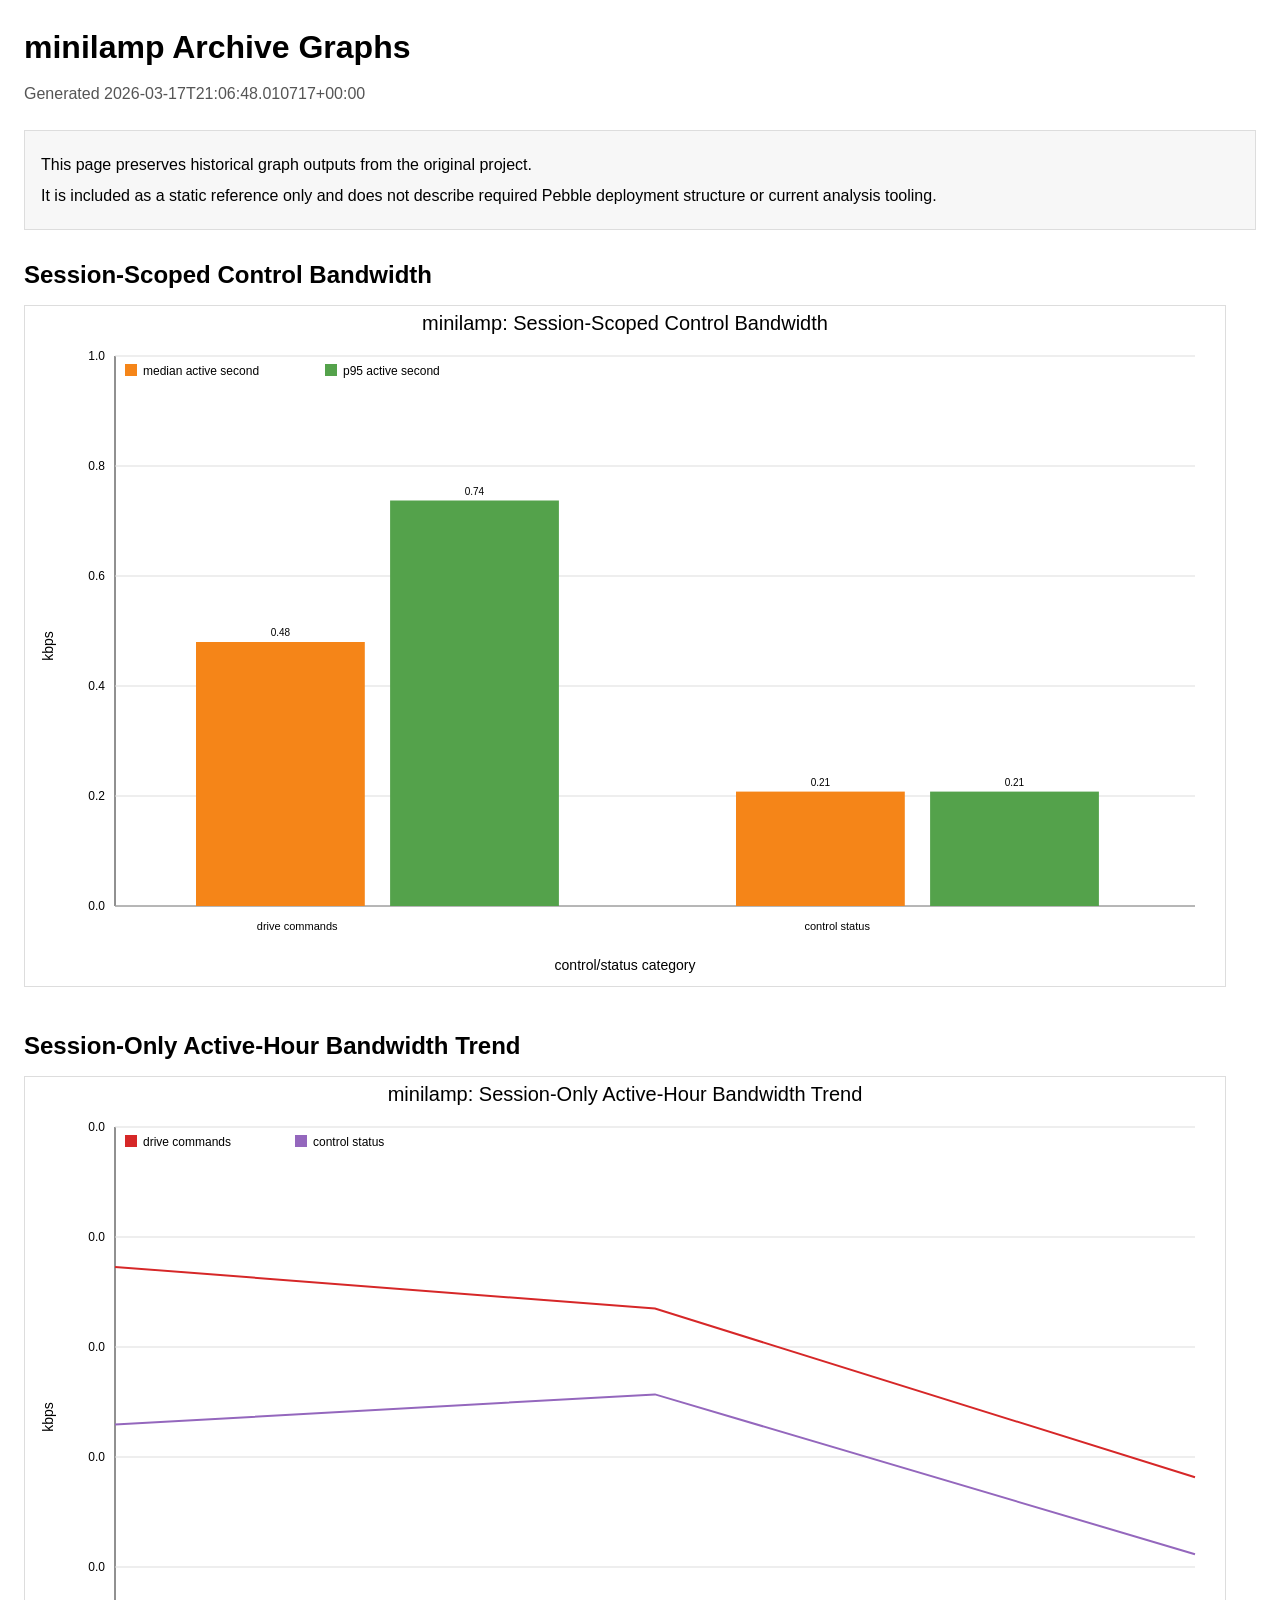
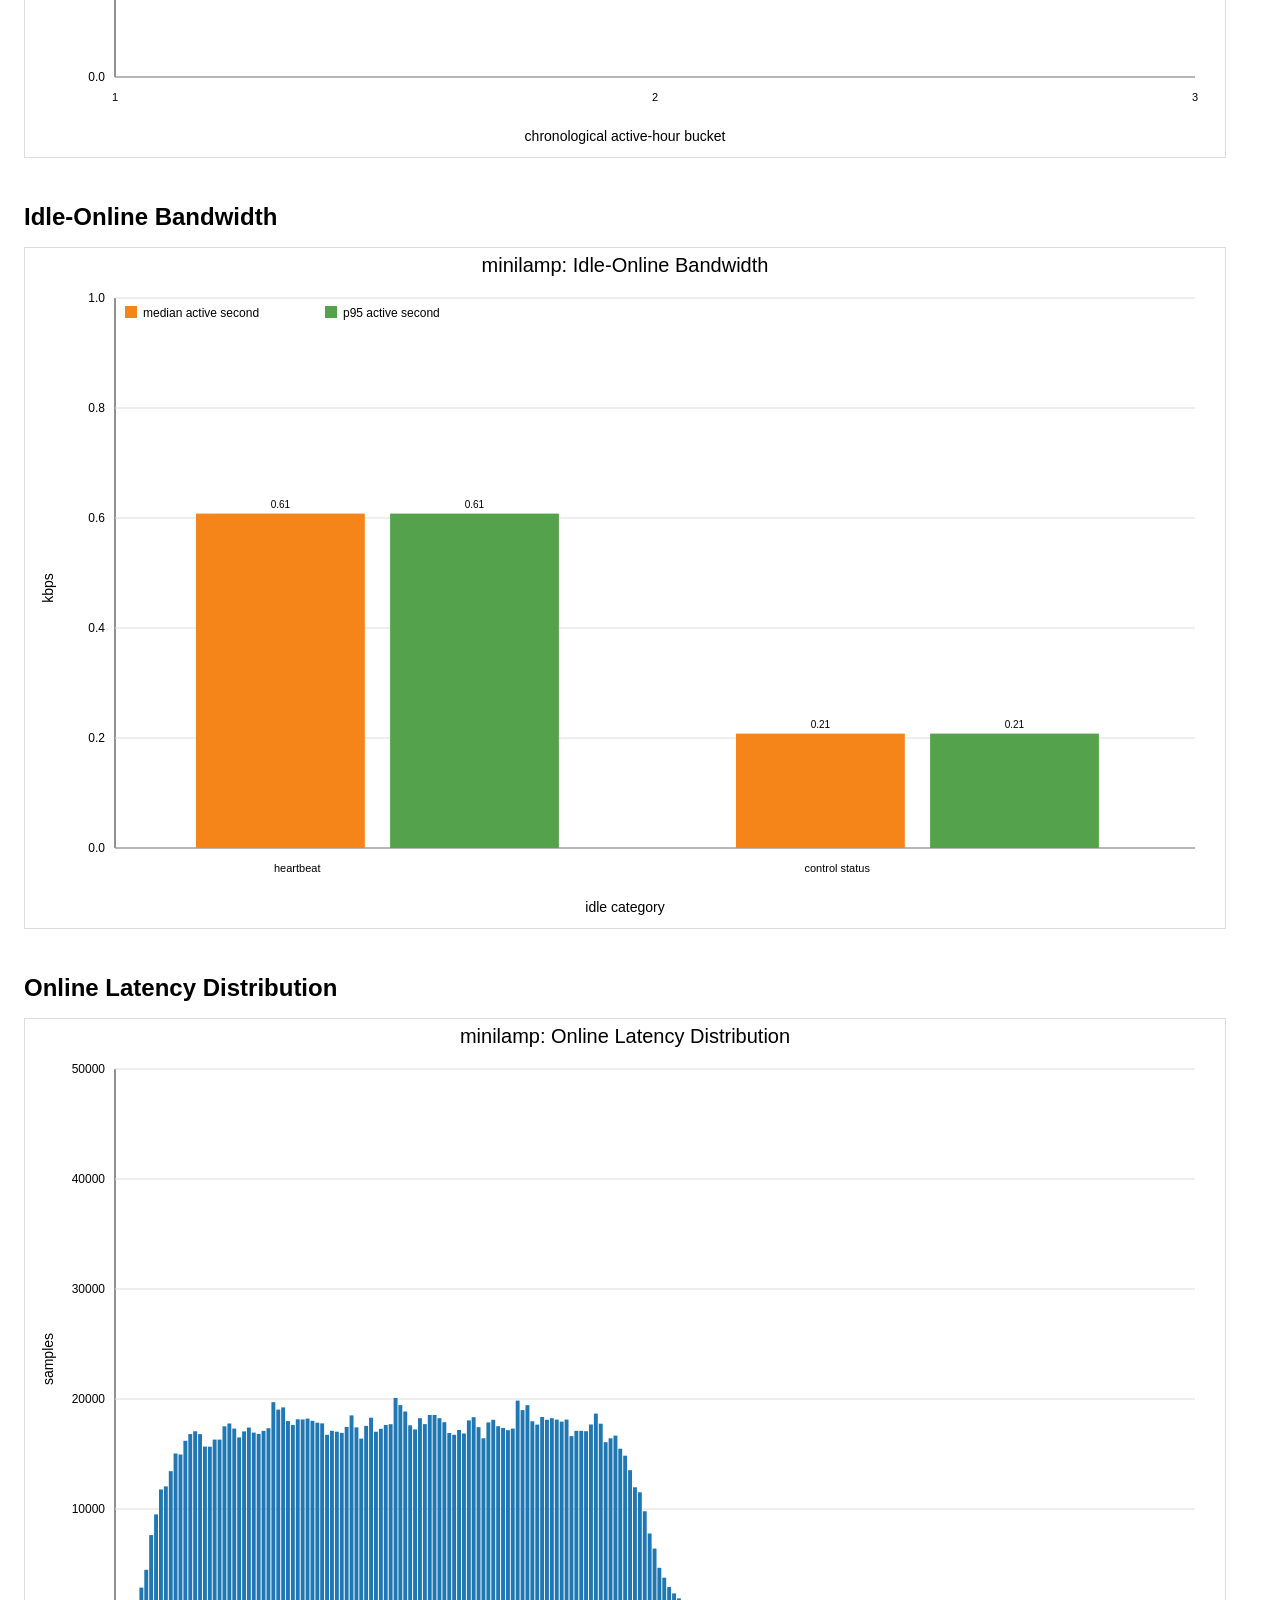
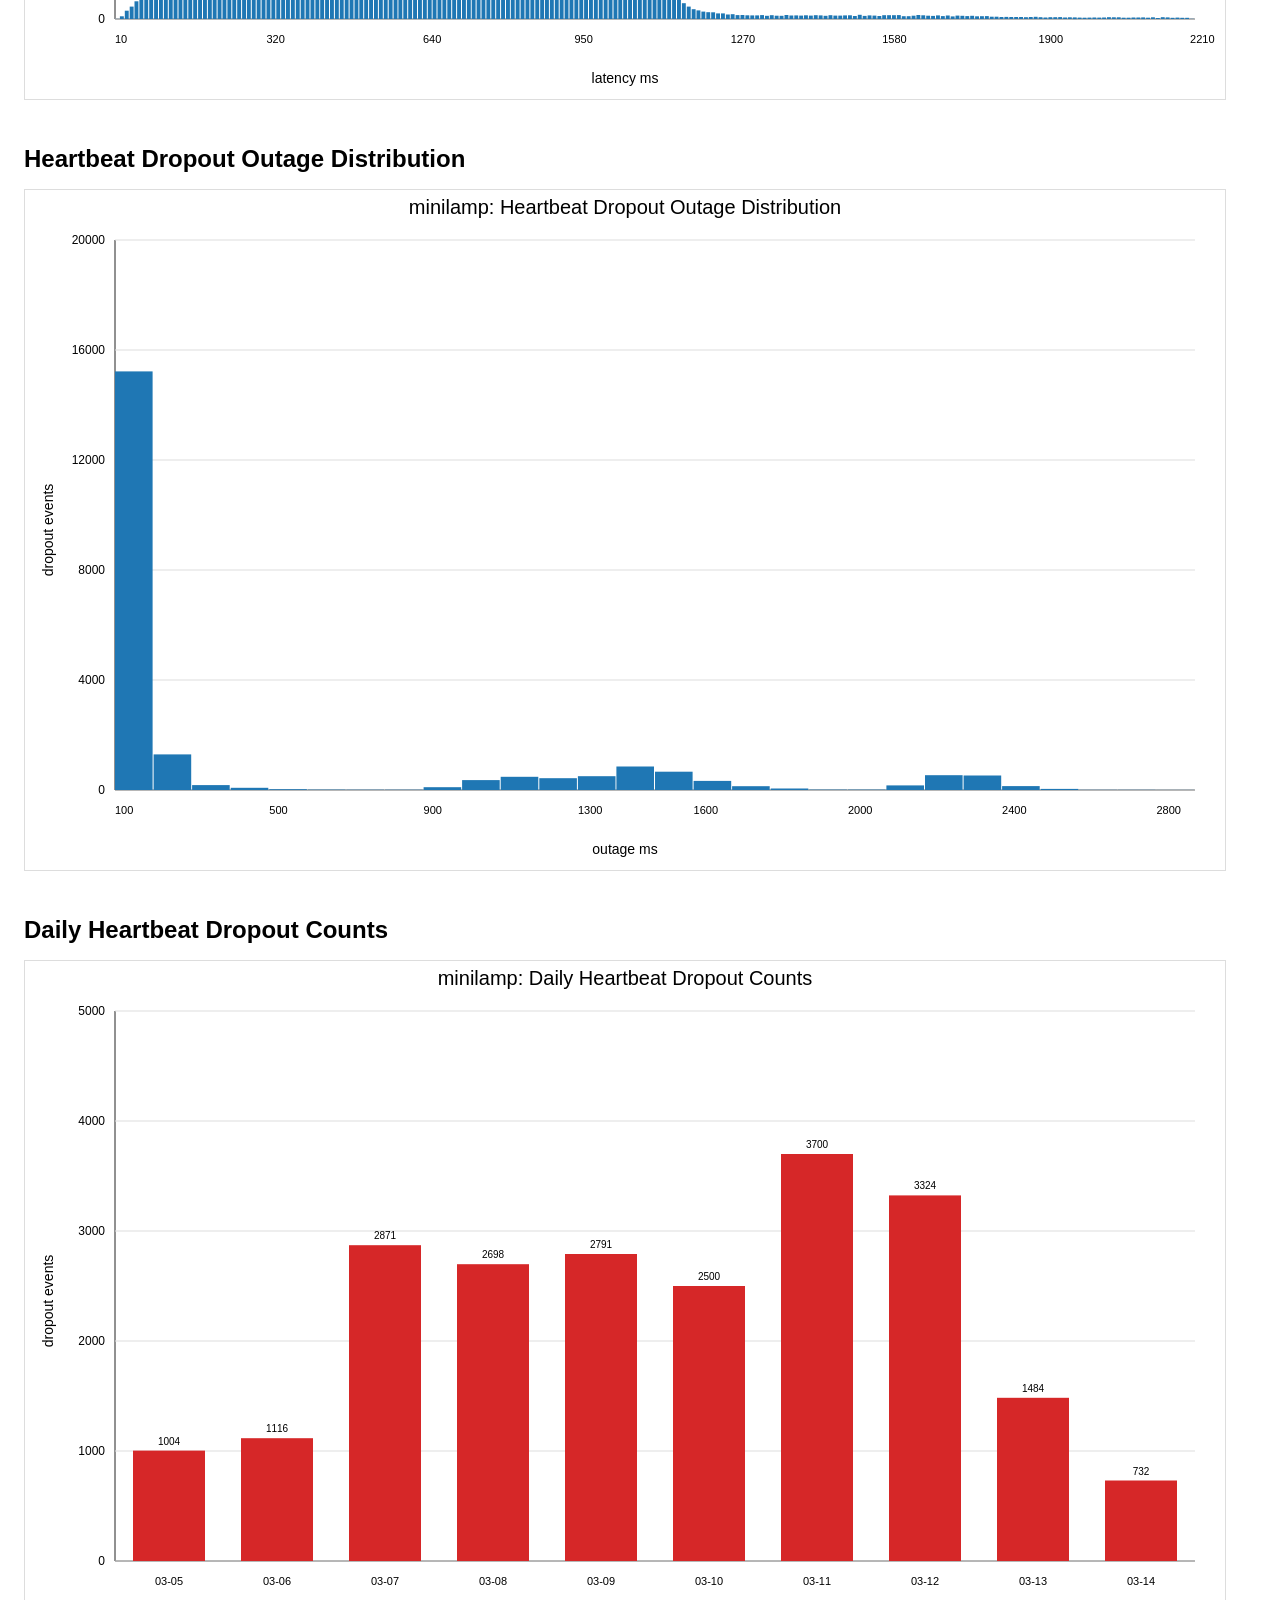
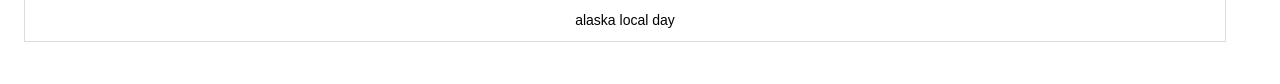
<file: analysis/minilamp/index.html>
<!doctype html>
<html><head><meta charset='utf-8'><title>Pebble Historical Graphs</title>
<style>body{font-family:sans-serif;margin:24px;line-height:1.45;} h1,h2{margin:0 0 12px;} section{margin:0 0 36px;} img{max-width:100%;border:1px solid #ddd;} .meta{color:#555;margin-bottom:24px;} .box{background:#f7f7f7;border:1px solid #ddd;padding:14px 16px;margin:0 0 28px;} p{margin:8px 0;}</style>
</head><body>
<h1>minilamp Archive Graphs</h1>
<div class='meta'>Generated 2026-03-17T21:06:48.010717+00:00</div>
<div class='box'>
<p>This page preserves historical graph outputs from the original project.</p>
<p>It is included as a static reference only and does not describe required Pebble deployment structure or current analysis tooling.</p>
</div>
<section><h2>Session-Scoped Control Bandwidth</h2><img src='session_bandwidth_control.svg' alt='Session-Scoped Control Bandwidth'></section>
<section><h2>Session-Only Active-Hour Bandwidth Trend</h2><img src='session_bandwidth_active_hours.svg' alt='Session-Only Active-Hour Bandwidth Trend'></section>
<section><h2>Idle-Online Bandwidth</h2><img src='idle_bandwidth.svg' alt='Idle-Online Bandwidth'></section>
<section><h2>Online Latency Distribution</h2><img src='online_latency_hist.svg' alt='Online Latency Distribution'></section>
<section><h2>Heartbeat Dropout Outage Distribution</h2><img src='dropout_hist.svg' alt='Heartbeat Dropout Outage Distribution'></section>
<section><h2>Daily Heartbeat Dropout Counts</h2><img src='dropout_daily.svg' alt='Daily Heartbeat Dropout Counts'></section>
</body></html>
</file>
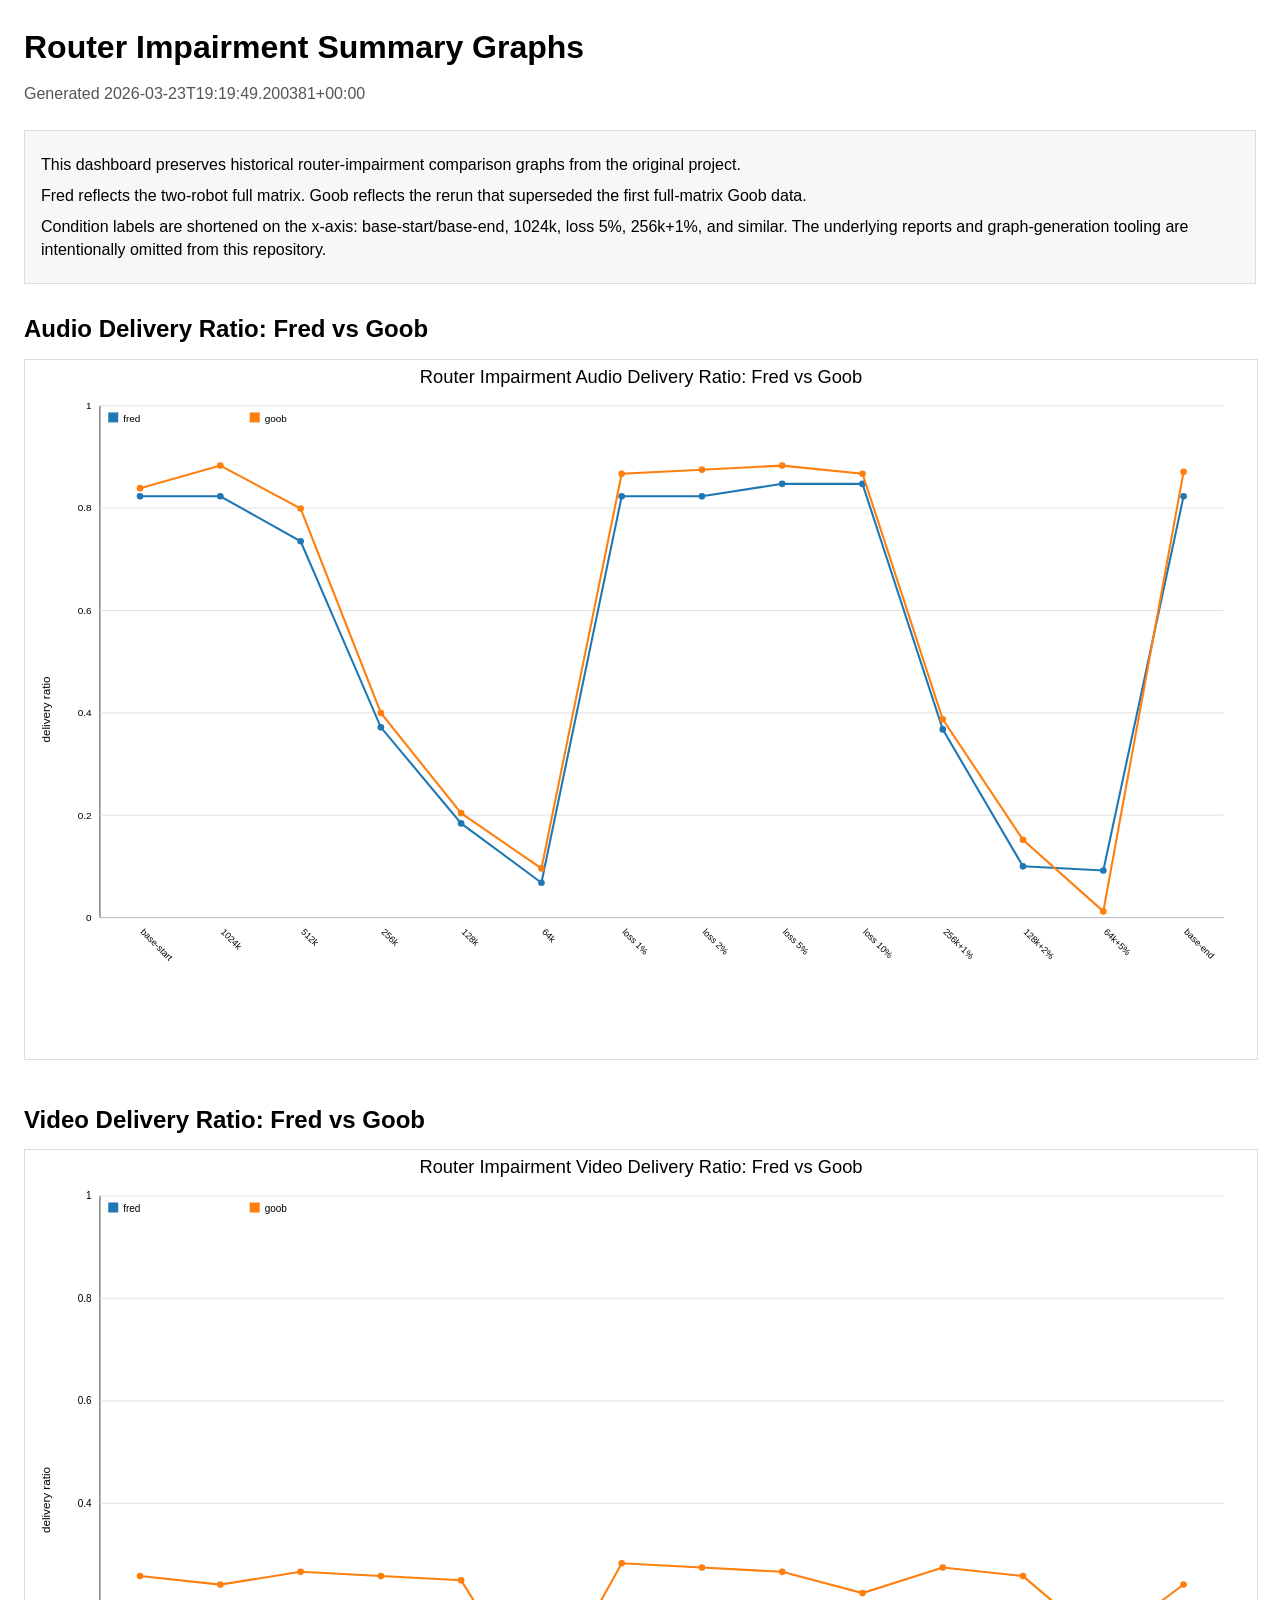
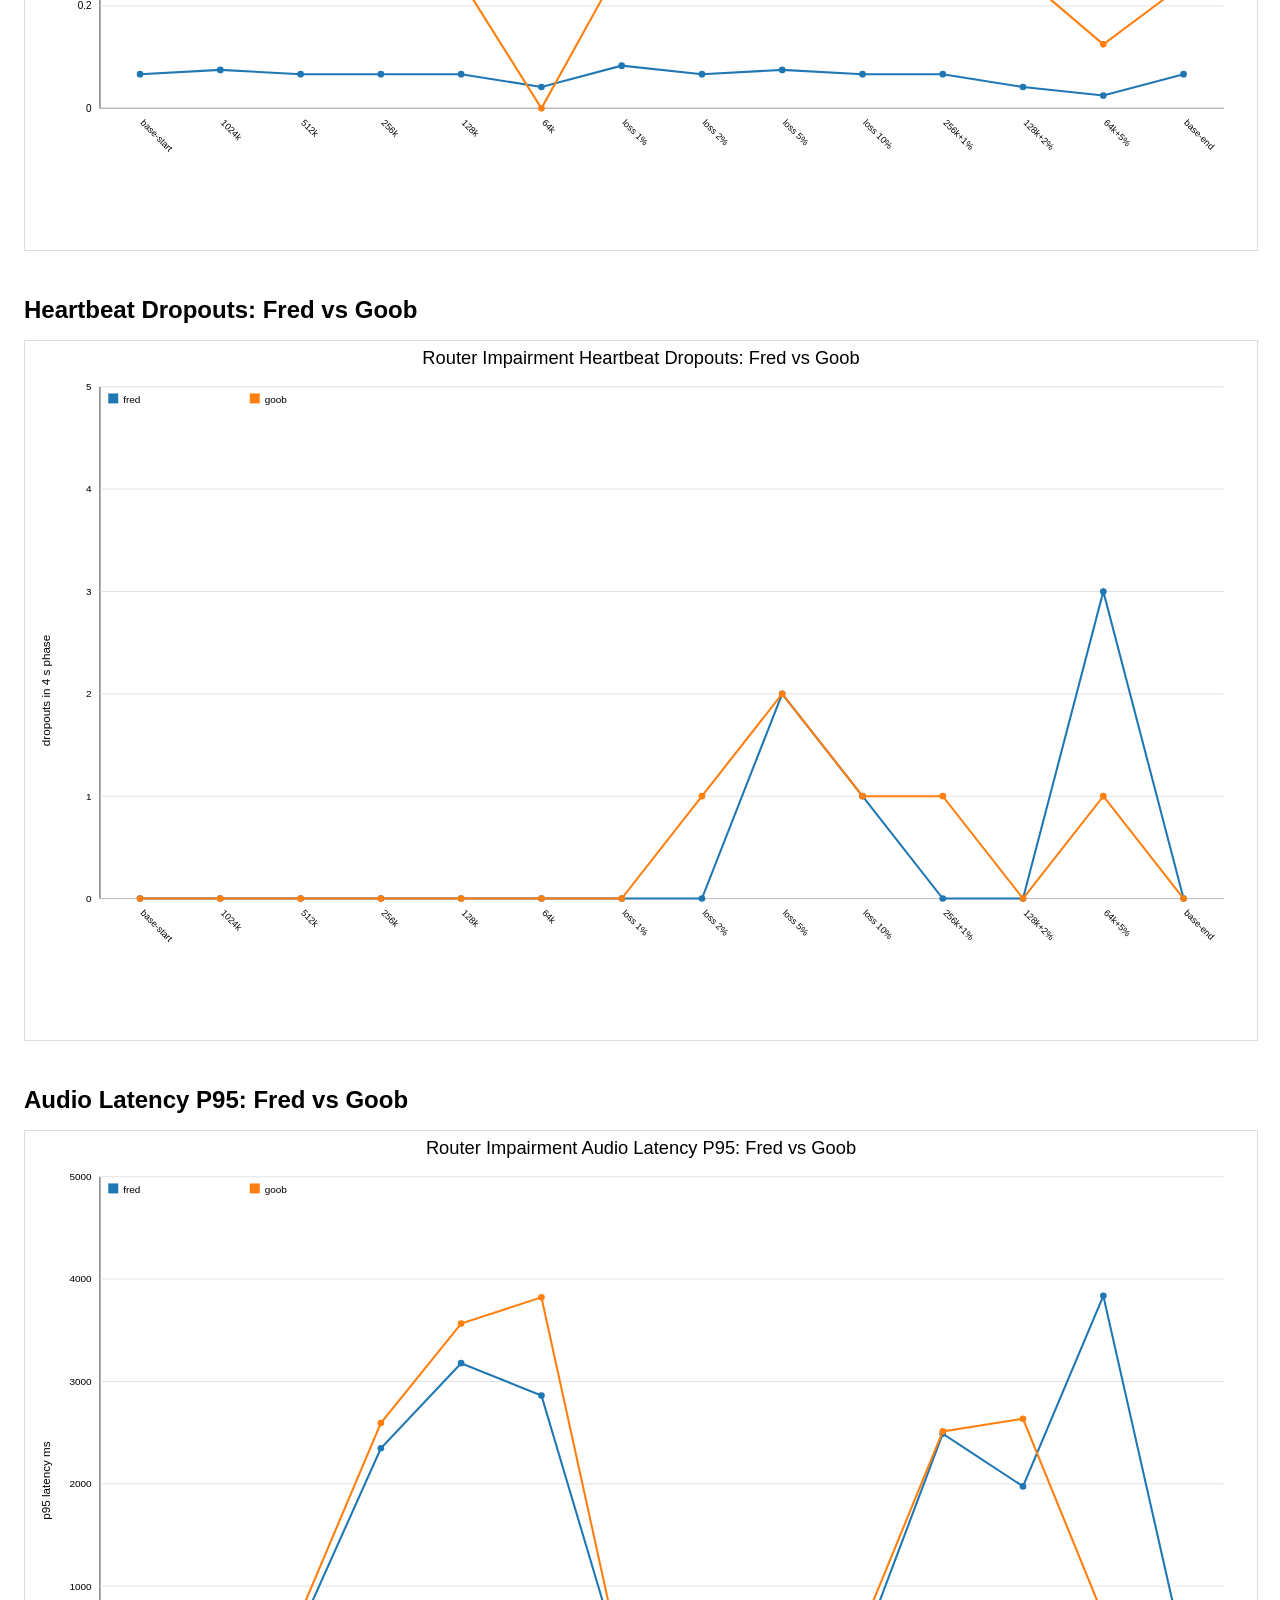
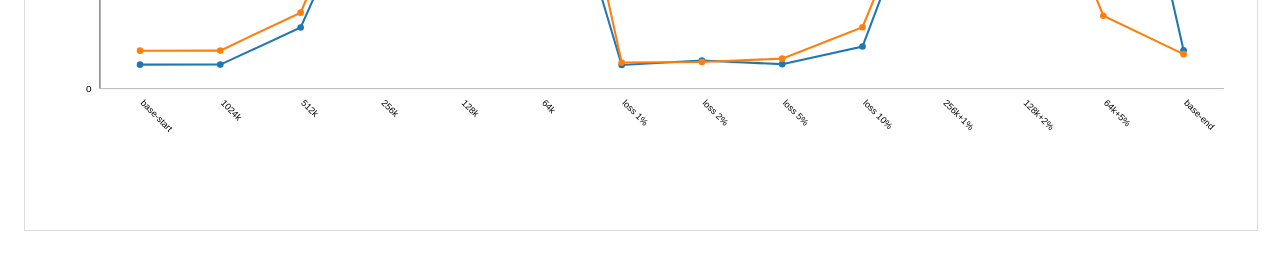
<file: analysis/router_impairment/index.html>
<!doctype html>
<html><head><meta charset='utf-8'><title>Pebble Historical Graphs</title>
<style>body{font-family:sans-serif;margin:24px;line-height:1.45;} h1,h2,h3{margin:0 0 12px;} section{margin:0 0 36px;} img{max-width:100%;border:1px solid #ddd;} .meta{color:#555;margin-bottom:24px;} .box{background:#f7f7f7;border:1px solid #ddd;padding:14px 16px;margin:0 0 28px;} ul{margin:8px 0 0 20px;} p{margin:8px 0;}</style>
</head><body>
<h1>Router Impairment Summary Graphs</h1>
<div class='meta'>Generated 2026-03-23T19:19:49.200381+00:00</div>
<div class='box'>
<p>This dashboard preserves historical router-impairment comparison graphs from the original project.</p>
<p>Fred reflects the two-robot full matrix. Goob reflects the rerun that superseded the first full-matrix Goob data.</p>
<p>Condition labels are shortened on the x-axis: base-start/base-end, 1024k, loss 5%, 256k+1%, and similar. The underlying reports and graph-generation tooling are intentionally omitted from this repository.</p>
</div>
<section><h2>Audio Delivery Ratio: Fred vs Goob</h2><img src='audio_delivery_compare.svg' alt='Audio Delivery Ratio: Fred vs Goob'></section>
<section><h2>Video Delivery Ratio: Fred vs Goob</h2><img src='video_delivery_compare.svg' alt='Video Delivery Ratio: Fred vs Goob'></section>
<section><h2>Heartbeat Dropouts: Fred vs Goob</h2><img src='heartbeat_dropouts_compare.svg' alt='Heartbeat Dropouts: Fred vs Goob'></section>
<section><h2>Audio Latency P95: Fred vs Goob</h2><img src='audio_latency_compare.svg' alt='Audio Latency P95: Fred vs Goob'></section>
</body></html>
</file>
